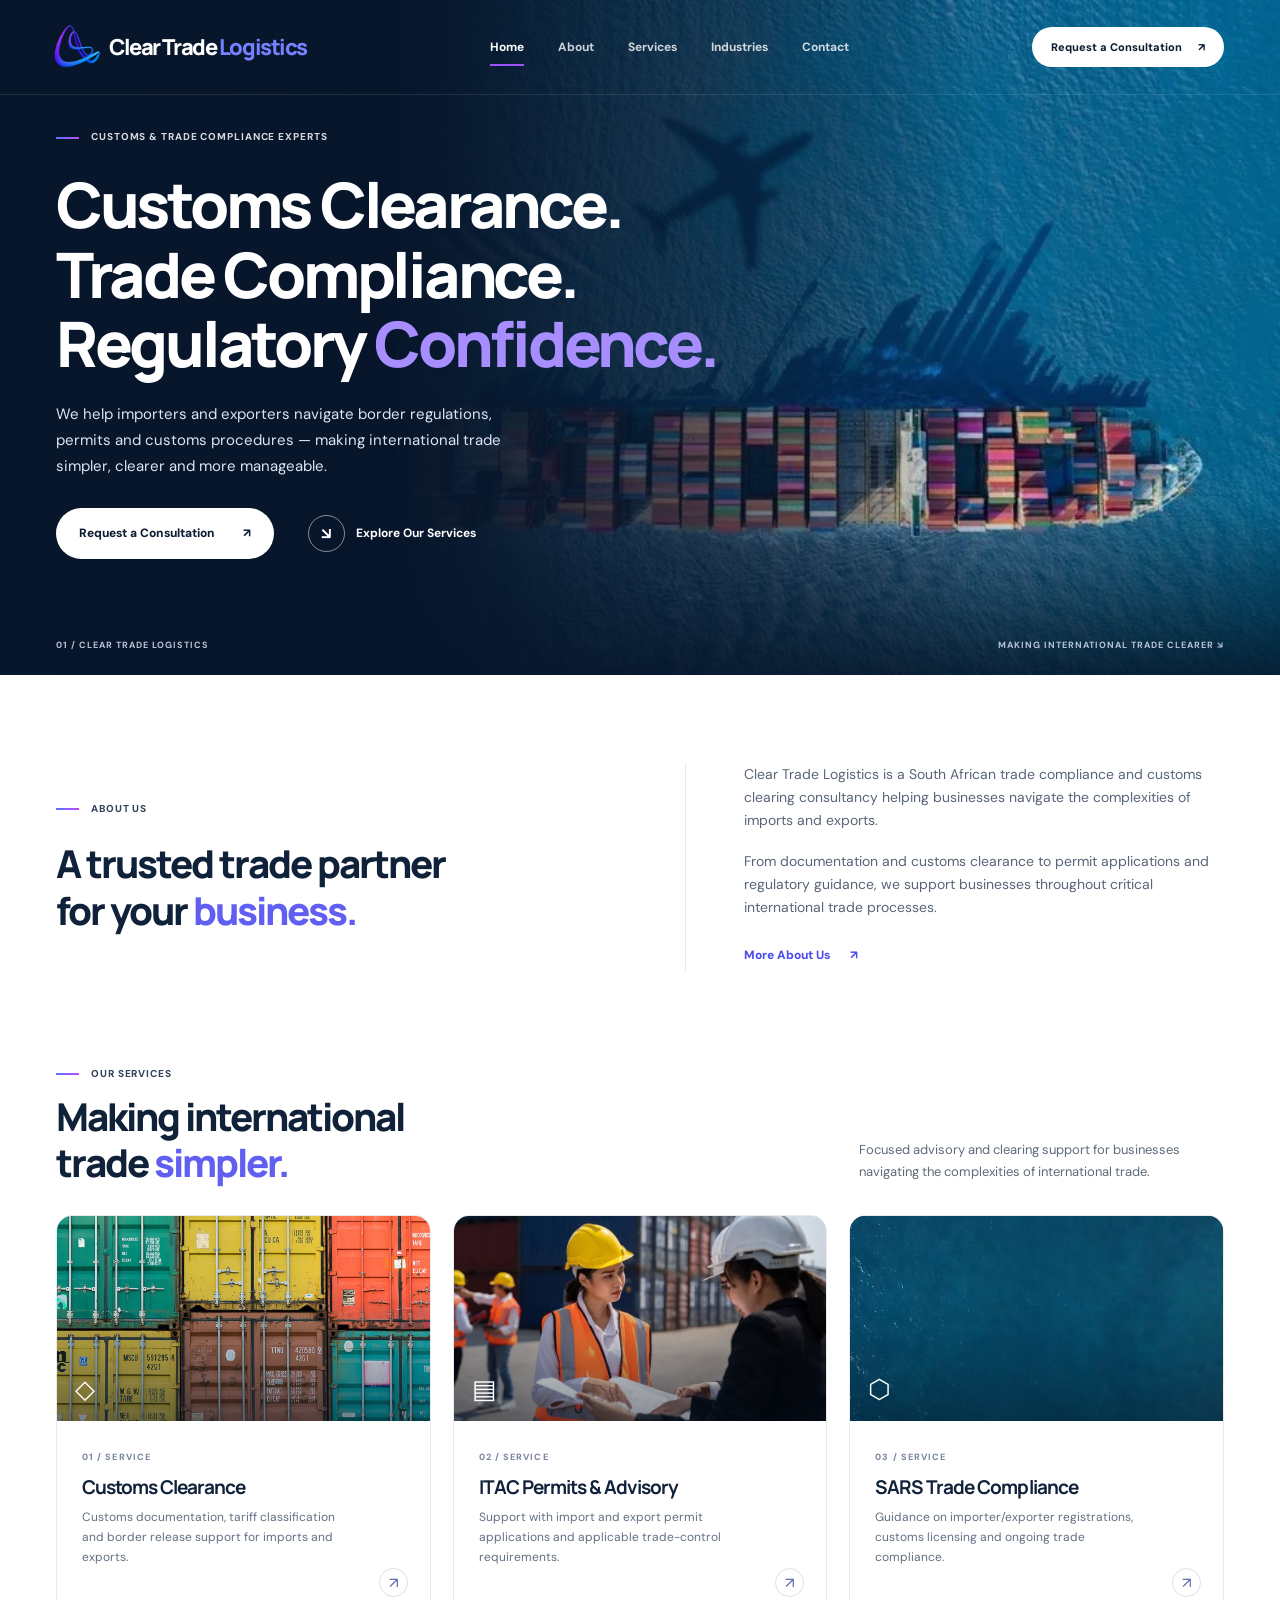
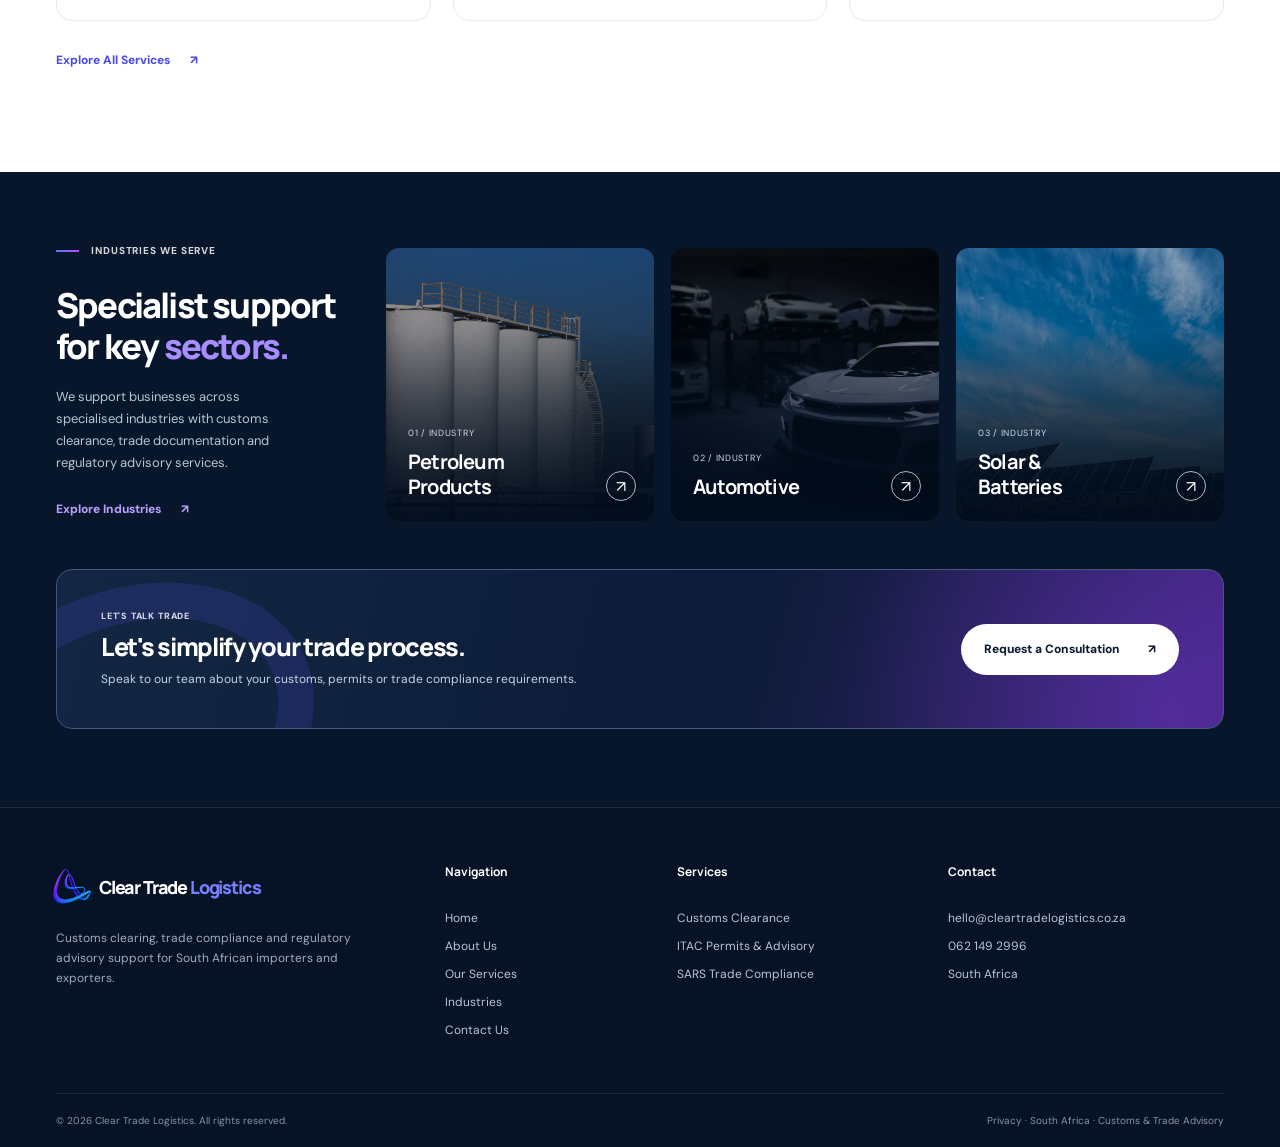
<file: index.html>
<!DOCTYPE html>
<html lang="en-ZA">
<head>
  <meta charset="UTF-8">
  <meta name="viewport" content="width=device-width, initial-scale=1.0">
  <meta name="theme-color" content="#07162b">
  <title>Clear Trade Logistics | Customs Clearance &amp; Trade Compliance South Africa</title>
  <meta name="description" content="Customs clearance, ITAC permit assistance and SARS trade compliance support for South African importers and exporters.">
  <link rel="canonical" href="https://xolanimgube.github.io/clear-trade-logistics/">
  <meta property="og:type" content="website">
  <meta property="og:site_name" content="Clear Trade Logistics">
  <meta property="og:locale" content="en_ZA">
  <meta property="og:title" content="Clear Trade Logistics | Customs Clearance &amp; Trade Compliance South Africa">
  <meta property="og:description" content="Customs clearance, ITAC permit assistance and SARS trade compliance support for South African importers and exporters.">
  <meta property="og:url" content="https://xolanimgube.github.io/clear-trade-logistics/">
  <meta property="og:image" content="https://xolanimgube.github.io/clear-trade-logistics/assets/hero-ship.jpg">
  <meta name="twitter:card" content="summary_large_image">
  <link rel="icon" type="image/png" href="assets/favicon.png">
  <link rel="apple-touch-icon" href="assets/logo-small.png">
  <link rel="preconnect" href="https://fonts.googleapis.com">
  <link rel="preconnect" href="https://fonts.gstatic.com" crossorigin>
  <link href="https://fonts.googleapis.com/css2?family=DM+Sans:wght@400;500;600;700;800&family=Manrope:wght@600;700;800&display=swap" rel="stylesheet">
  <link rel="preload" as="image" href="assets/hero-ship.webp" type="image/webp">
  <link rel="stylesheet" href="style.css">
  <script>document.documentElement.classList.add('js')</script>
  <script type="application/ld+json">
  {"@context":"https://schema.org","@type":"Organization","name":"Clear Trade Logistics","url":"https://xolanimgube.github.io/clear-trade-logistics/","logo":"https://xolanimgube.github.io/clear-trade-logistics/assets/logo.png","description":"South African customs clearing, trade compliance and regulatory advisory consultancy.","areaServed":{"@type":"Country","name":"South Africa"}}
  </script>
</head>
<body>
  <a class="skip-link" href="#main">Skip to main content</a>

  <header class="site-header">
    <div class="container header-inner">
      <a class="brand" href="index.html" aria-label="Clear Trade Logistics — Home">
        <img src="assets/logo-small.png" alt="" width="52" height="52">
        <span class="brand-name">Clear Trade<span> Logistics</span></span>
      </a>
      <nav class="desktop-nav" aria-label="Main navigation">
        <a href="index.html" aria-current="page">Home</a>
        <a href="about.html">About</a>
        <a href="services.html">Services</a>
        <a href="industries.html">Industries</a>
        <a href="contact.html">Contact</a>
      </nav>
      <a class="button button--light button--small header-cta" href="contact.html#consultation">Request a Consultation <span aria-hidden="true">↗</span></a>
      <details class="mobile-menu">
        <summary aria-label="Menu"><span></span><span></span><span></span></summary>
        <nav aria-label="Mobile navigation">
          <a href="index.html" aria-current="page">Home</a>
          <a href="about.html">About</a>
          <a href="services.html">Services</a>
          <a href="industries.html">Industries</a>
          <a href="contact.html">Contact</a>
          <a href="contact.html#consultation" class="mobile-menu-cta">Request a Consultation ↗</a>
        </nav>
      </details>
    </div>
  </header>

  <main id="main">
    <section class="hero" aria-labelledby="hero-title">
      <div class="hero-photo" role="img" aria-label="Aerial view of a container vessel crossing blue ocean"></div>
      <div class="container hero-content">
        <p class="eyebrow eyebrow--light"><span class="eyebrow-line"></span> CUSTOMS &amp; TRADE COMPLIANCE EXPERTS</p>
        <h1 id="hero-title">Customs Clearance.<br>Trade Compliance.<br>Regulatory <em>Confidence.</em></h1>
        <p class="hero-copy">We help importers and exporters navigate border regulations, permits and customs procedures — making international trade simpler, clearer and more manageable.</p>
        <div class="hero-actions">
          <a class="button button--light" href="contact.html#consultation">Request a Consultation <span aria-hidden="true">↗</span></a>
          <a class="text-link text-link--light" href="#services"><span class="circle-arrow" aria-hidden="true">↘</span> Explore Our Services</a>
        </div>
      </div>
      <div class="container hero-bottom">
        <span>01 / CLEAR TRADE LOGISTICS</span>
        <span>MAKING INTERNATIONAL TRADE CLEARER <span aria-hidden="true">↘</span></span>
      </div>
    </section>

    <section class="intro section section--white" id="about" aria-labelledby="intro-title">
      <div class="container intro-grid">
        <div>
          <p class="eyebrow"><span class="eyebrow-line"></span> ABOUT US</p>
          <h2 id="intro-title">A trusted trade partner<br>for your <span class="heading-accent">business.</span></h2>
        </div>
        <div class="intro-right">
          <p>Clear Trade Logistics is a South African trade compliance and customs clearing consultancy helping businesses navigate the complexities of imports and exports.</p>
          <p>From documentation and customs clearance to permit applications and regulatory guidance, we support businesses throughout critical international trade processes.</p>
          <a class="inline-link" href="about.html">More About Us <span aria-hidden="true">↗</span></a>
        </div>
      </div>
    </section>

    <section class="services section section--white" id="services" aria-labelledby="services-title">
      <div class="container">
        <div class="section-head">
          <div>
            <p class="eyebrow"><span class="eyebrow-line"></span> OUR SERVICES</p>
            <h2 id="services-title">Making international<br>trade <span class="heading-accent">simpler.</span></h2>
          </div>
          <p>Focused advisory and clearing support for businesses navigating the complexities of international trade.</p>
        </div>
        <div class="service-grid reveal">
          <article class="service-card">
            <a class="service-image service-image--customs" href="services.html#customs-clearance" tabindex="-1" aria-hidden="true"><img src="assets/containers.webp" alt="" width="1200" height="800" loading="lazy" decoding="async"><span class="service-icon">◇</span></a>
            <div class="service-body"><span class="service-number">01 / SERVICE</span><h3>Customs Clearance</h3><p>Customs documentation, tariff classification and border release support for imports and exports.</p><a class="round-link" href="services.html#customs-clearance" aria-label="Explore Customs Clearance">↗</a></div>
          </article>
          <article class="service-card">
            <a class="service-image" href="services.html#itac-permits" tabindex="-1" aria-hidden="true"><img src="assets/trade-consultation.webp" alt="" width="873" height="582" loading="lazy" decoding="async"><span class="service-icon">▤</span></a>
            <div class="service-body"><span class="service-number">02 / SERVICE</span><h3>ITAC Permits &amp; Advisory</h3><p>Support with import and export permit applications and applicable trade-control requirements.</p><a class="round-link" href="services.html#itac-permits" aria-label="Explore ITAC Permits and Advisory">↗</a></div>
          </article>
          <article class="service-card">
            <a class="service-image service-image--compliance" href="services.html#sars-compliance" tabindex="-1" aria-hidden="true"><img src="assets/vessel.webp" alt="" width="736" height="1046" loading="lazy" decoding="async"><span class="service-icon">⬡</span></a>
            <div class="service-body"><span class="service-number">03 / SERVICE</span><h3>SARS Trade Compliance</h3><p>Guidance on importer/exporter registrations, customs licensing and ongoing trade compliance.</p><a class="round-link" href="services.html#sars-compliance" aria-label="Explore SARS Trade Compliance">↗</a></div>
          </article>
        </div>
        <a class="inline-link all-services" href="services.html">Explore All Services <span aria-hidden="true">↗</span></a>
      </div>
    </section>

    <section class="industries section section--dark" id="industries" aria-labelledby="industries-title">
      <div class="container">
        <div class="industries-grid">
          <div class="industries-intro">
            <p class="eyebrow eyebrow--light"><span class="eyebrow-line"></span> INDUSTRIES WE SERVE</p>
            <h2 id="industries-title">Specialist support<br>for key <em>sectors.</em></h2>
            <p>We support businesses across specialised industries with customs clearance, trade documentation and regulatory advisory services.</p>
            <a href="industries.html" class="inline-link inline-link--light">Explore Industries <span aria-hidden="true">↗</span></a>
          </div>
          <div class="industry-cards reveal">
            <a href="industries.html#petroleum" class="industry-card industry-card--petroleum"><span class="industry-content"><small>01 / INDUSTRY</small><strong>Petroleum<br>Products</strong><span class="industry-arrow" aria-hidden="true">↗</span></span></a>
            <a href="industries.html#automotive" class="industry-card industry-card--automotive"><span class="industry-content"><small>02 / INDUSTRY</small><strong>Automotive</strong><span class="industry-arrow" aria-hidden="true">↗</span></span></a>
            <a href="industries.html#solar-batteries" class="industry-card industry-card--solar"><span class="industry-content"><small>03 / INDUSTRY</small><strong>Solar &amp;<br>Batteries</strong><span class="industry-arrow" aria-hidden="true">↗</span></span></a>
          </div>
        </div>
        <div class="consultation-banner reveal">
          <span class="banner-decoration" aria-hidden="true"></span>
          <div class="banner-copy"><p class="eyebrow eyebrow--light">LET'S TALK TRADE</p><h2>Let's simplify your trade process.</h2><p>Speak to our team about your customs, permits or trade compliance requirements.</p></div>
          <a class="button button--light" href="contact.html#consultation">Request a Consultation <span aria-hidden="true">↗</span></a>
        </div>
      </div>
    </section>
  </main>

  <footer class="site-footer">
    <div class="container footer-main">
      <div>
        <a class="brand footer-brand" href="index.html" aria-label="Clear Trade Logistics — Home"><img src="assets/logo-small.png" alt="" width="48" height="48" loading="lazy"><span class="brand-name">Clear Trade<span> Logistics</span></span></a>
        <p>Customs clearing, trade compliance and regulatory advisory support for South African importers and exporters.</p>
      </div>
      <div>
        <h3>Navigation</h3>
        <a href="index.html">Home</a>
        <a href="about.html">About Us</a>
        <a href="services.html">Our Services</a>
        <a href="industries.html">Industries</a>
        <a href="contact.html">Contact Us</a>
      </div>
      <div>
        <h3>Services</h3>
        <a href="services.html#customs-clearance">Customs Clearance</a>
        <a href="services.html#itac-permits">ITAC Permits &amp; Advisory</a>
        <a href="services.html#sars-compliance">SARS Trade Compliance</a>
      </div>
      <div>
        <h3>Contact</h3>
        <!-- TODO (pre-launch): confirm email and phone number with the client -->
        <a href="mailto:hello@cleartradelogistics.co.za">hello@cleartradelogistics.co.za</a>
        <a href="tel:+27621492996">062 149 2996</a>
        <span class="footer-text">South Africa</span>
      </div>
    </div>
    <div class="container footer-bottom">
      <span>© <span data-year>2026</span> Clear Trade Logistics. All rights reserved.</span>
      <span><a href="contact.html#privacy">Privacy</a> · South Africa · Customs &amp; Trade Advisory</span>
    </div>
  </footer>
  <script src="script.js" defer></script>
</body>
</html>
</file>
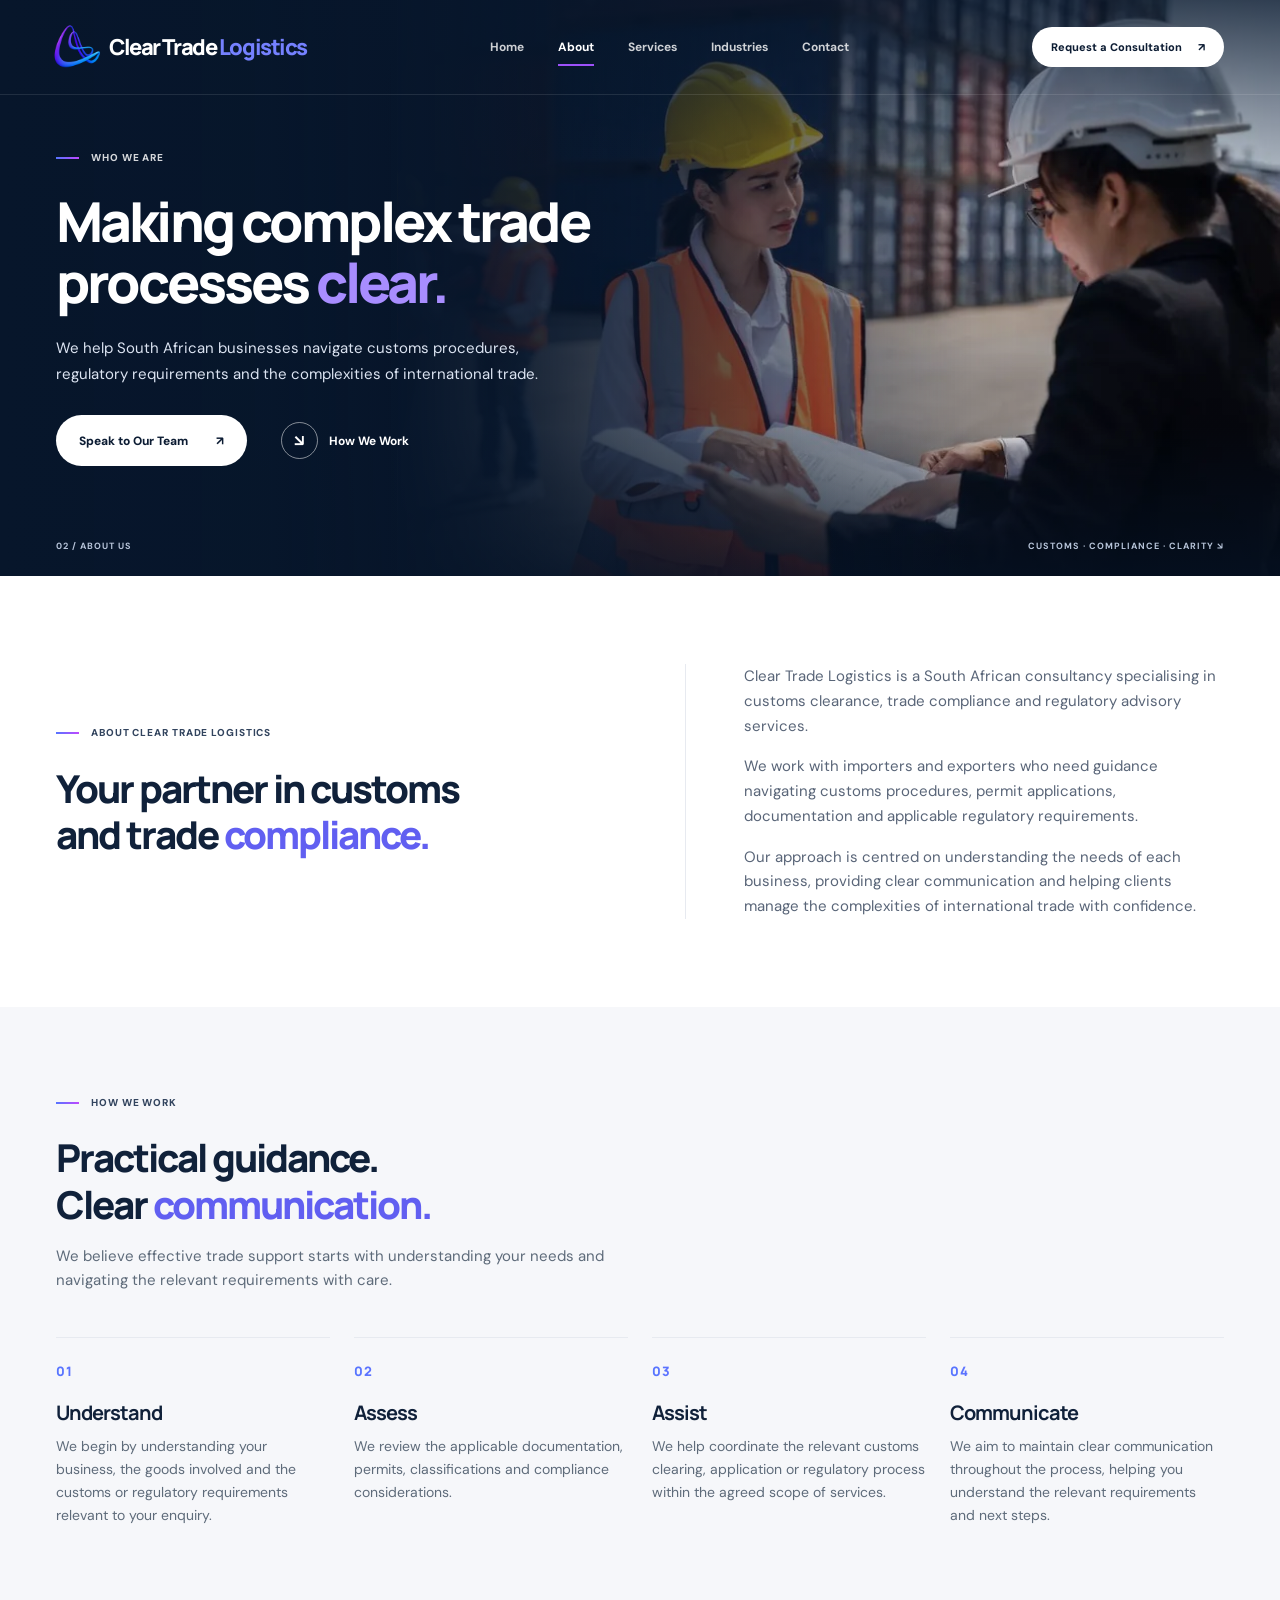
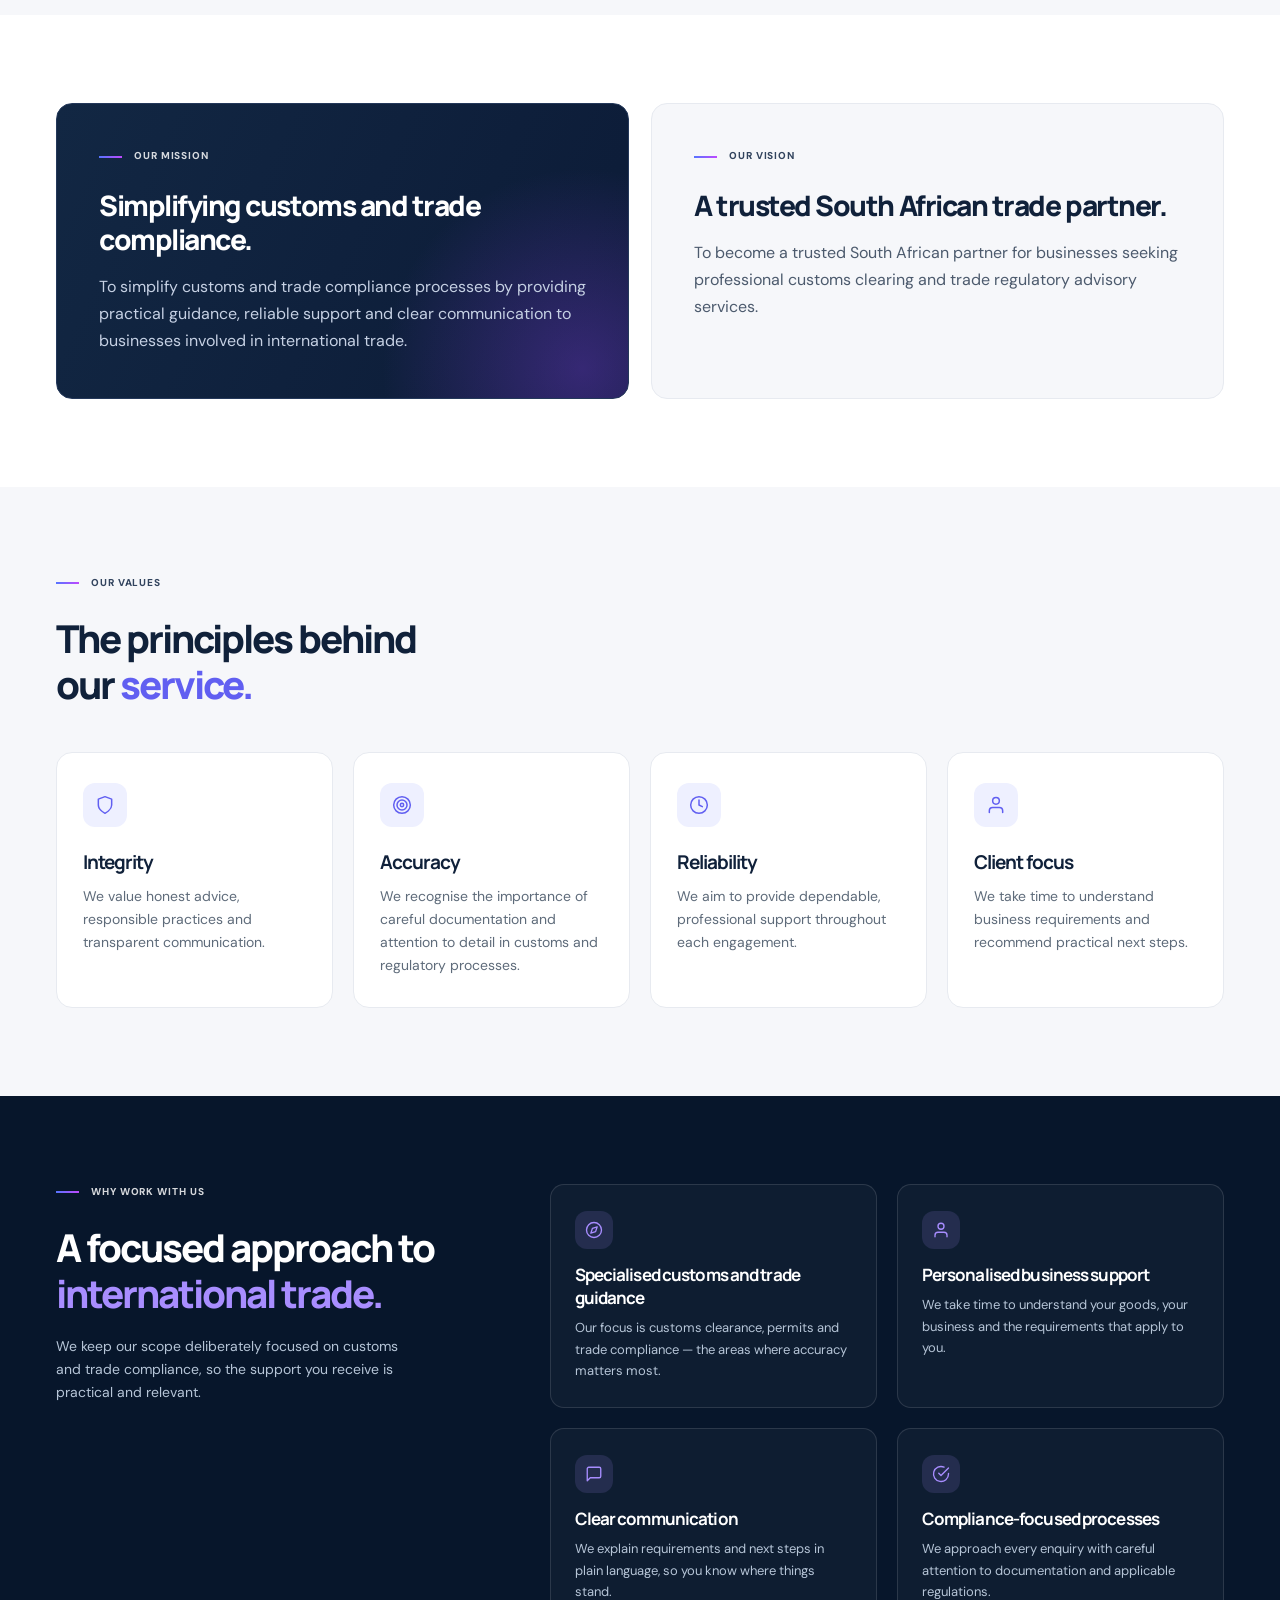
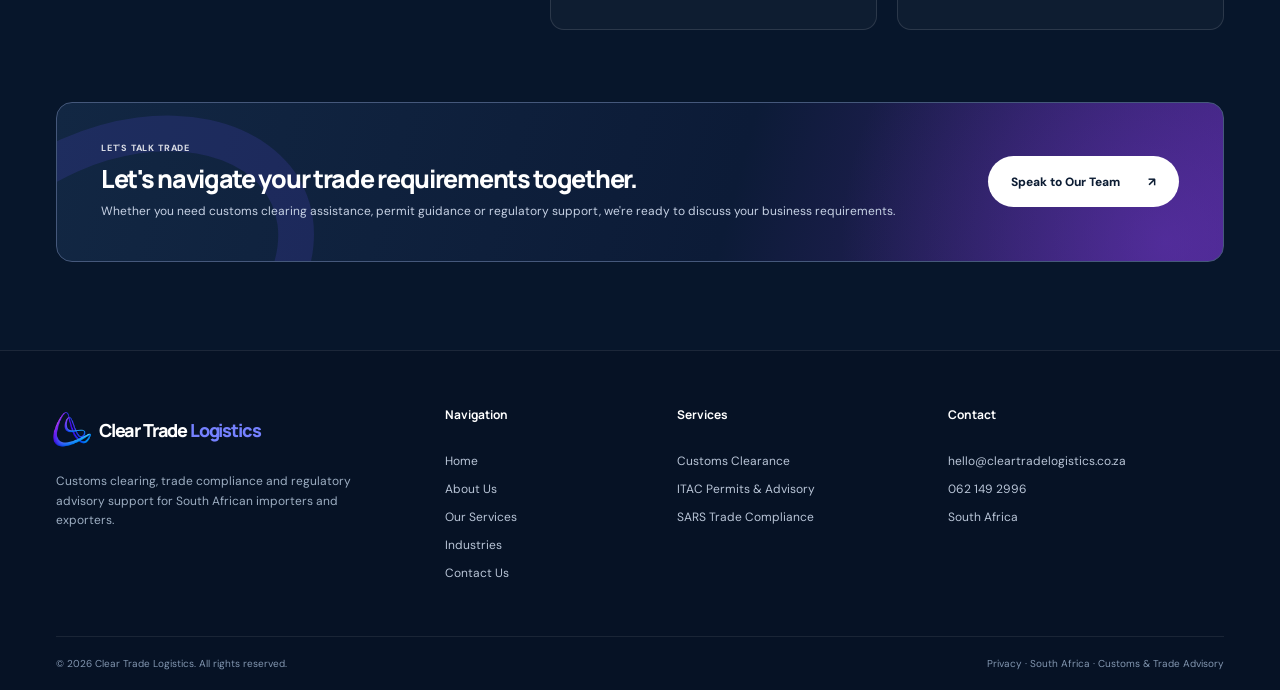
<file: about.html>
<!DOCTYPE html>
<html lang="en-ZA">
<head>
  <meta charset="UTF-8">
  <meta name="viewport" content="width=device-width, initial-scale=1.0">
  <meta name="theme-color" content="#07162b">
  <title>About Us | Clear Trade Logistics</title>
  <meta name="description" content="Learn about Clear Trade Logistics, a South African customs clearing and trade compliance consultancy supporting importers and exporters.">
  <link rel="canonical" href="https://xolanimgube.github.io/clear-trade-logistics/about.html">
  <meta property="og:type" content="website">
  <meta property="og:site_name" content="Clear Trade Logistics">
  <meta property="og:locale" content="en_ZA">
  <meta property="og:title" content="About Us | Clear Trade Logistics">
  <meta property="og:description" content="Learn about Clear Trade Logistics, a South African customs clearing and trade compliance consultancy supporting importers and exporters.">
  <meta property="og:url" content="https://xolanimgube.github.io/clear-trade-logistics/about.html">
  <meta property="og:image" content="https://xolanimgube.github.io/clear-trade-logistics/assets/hero-ship.jpg">
  <meta name="twitter:card" content="summary_large_image">
  <link rel="icon" type="image/png" href="assets/favicon.png">
  <link rel="apple-touch-icon" href="assets/logo-small.png">
  <link rel="preconnect" href="https://fonts.googleapis.com">
  <link rel="preconnect" href="https://fonts.gstatic.com" crossorigin>
  <link href="https://fonts.googleapis.com/css2?family=DM+Sans:wght@400;500;600;700;800&family=Manrope:wght@600;700;800&display=swap" rel="stylesheet">
  <link rel="preload" as="image" href="assets/trade-consultation.webp" type="image/webp">
  <link rel="stylesheet" href="style.css">
  <script>document.documentElement.classList.add('js')</script>
</head>
<body>
  <a class="skip-link" href="#main">Skip to main content</a>

  <header class="site-header">
    <div class="container header-inner">
      <a class="brand" href="index.html" aria-label="Clear Trade Logistics — Home">
        <img src="assets/logo-small.png" alt="" width="52" height="52">
        <span class="brand-name">Clear Trade<span> Logistics</span></span>
      </a>
      <nav class="desktop-nav" aria-label="Main navigation">
        <a href="index.html">Home</a>
        <a href="about.html" aria-current="page">About</a>
        <a href="services.html">Services</a>
        <a href="industries.html">Industries</a>
        <a href="contact.html">Contact</a>
      </nav>
      <a class="button button--light button--small header-cta" href="contact.html#consultation">Request a Consultation <span aria-hidden="true">↗</span></a>
      <details class="mobile-menu">
        <summary aria-label="Menu"><span></span><span></span><span></span></summary>
        <nav aria-label="Mobile navigation">
          <a href="index.html">Home</a>
          <a href="about.html" aria-current="page">About</a>
          <a href="services.html">Services</a>
          <a href="industries.html">Industries</a>
          <a href="contact.html">Contact</a>
          <a href="contact.html#consultation" class="mobile-menu-cta">Request a Consultation ↗</a>
        </nav>
      </details>
    </div>
  </header>

  <main id="main">
    <section class="hero page-hero" aria-labelledby="page-title">
      <div class="hero-photo hero-photo--about" role="img" aria-label="Trade professionals reviewing documentation at a container port"></div>
      <div class="container hero-content">
        <p class="eyebrow eyebrow--light"><span class="eyebrow-line"></span> WHO WE ARE</p>
        <h1 id="page-title">Making complex trade<br>processes <em>clear.</em></h1>
        <p class="hero-copy">We help South African businesses navigate customs procedures, regulatory requirements and the complexities of international trade.</p>
        <div class="hero-actions">
          <a class="button button--light" href="contact.html#consultation">Speak to Our Team <span aria-hidden="true">↗</span></a>
          <a class="text-link text-link--light" href="#approach"><span class="circle-arrow" aria-hidden="true">↘</span> How We Work</a>
        </div>
      </div>
      <div class="container hero-bottom">
        <span>02 / ABOUT US</span>
        <span>CUSTOMS · COMPLIANCE · CLARITY <span aria-hidden="true">↘</span></span>
      </div>
    </section>

    <section class="section section--white" aria-labelledby="company-title">
      <div class="container intro-grid">
        <div>
          <p class="eyebrow"><span class="eyebrow-line"></span> ABOUT CLEAR TRADE LOGISTICS</p>
          <h2 id="company-title">Your partner in customs<br>and trade <span class="heading-accent">compliance.</span></h2>
        </div>
        <div class="intro-right lead-copy">
          <p>Clear Trade Logistics is a South African consultancy specialising in customs clearance, trade compliance and regulatory advisory services.</p>
          <p>We work with importers and exporters who need guidance navigating customs procedures, permit applications, documentation and applicable regulatory requirements.</p>
          <p>Our approach is centred on understanding the needs of each business, providing clear communication and helping clients manage the complexities of international trade with confidence.</p>
        </div>
      </div>
    </section>

    <section class="section section--soft" id="approach" aria-labelledby="approach-title">
      <div class="container">
        <div class="section-head--stack reveal">
          <p class="eyebrow"><span class="eyebrow-line"></span> HOW WE WORK</p>
          <h2 id="approach-title">Practical guidance.<br>Clear <span class="heading-accent">communication.</span></h2>
          <p>We believe effective trade support starts with understanding your needs and navigating the relevant requirements with care.</p>
        </div>
        <ol class="steps reveal">
          <li class="step"><span class="step-number">01</span><h3>Understand</h3><p>We begin by understanding your business, the goods involved and the customs or regulatory requirements relevant to your enquiry.</p></li>
          <li class="step"><span class="step-number">02</span><h3>Assess</h3><p>We review the applicable documentation, permits, classifications and compliance considerations.</p></li>
          <li class="step"><span class="step-number">03</span><h3>Assist</h3><p>We help coordinate the relevant customs clearing, application or regulatory process within the agreed scope of services.</p></li>
          <li class="step"><span class="step-number">04</span><h3>Communicate</h3><p>We aim to maintain clear communication throughout the process, helping you understand the relevant requirements and next steps.</p></li>
        </ol>
      </div>
    </section>

    <!-- PROPOSED mission & vision statements — require client approval before launch -->
    <section class="section section--white" aria-label="Mission and vision">
      <div class="container mv-grid reveal">
        <article class="mv-card mv-card--dark">
          <p class="eyebrow eyebrow--light"><span class="eyebrow-line"></span> OUR MISSION</p>
          <h2>Simplifying customs and trade compliance.</h2>
          <p>To simplify customs and trade compliance processes by providing practical guidance, reliable support and clear communication to businesses involved in international trade.</p>
        </article>
        <article class="mv-card">
          <p class="eyebrow"><span class="eyebrow-line"></span> OUR VISION</p>
          <h2>A trusted South African trade partner.</h2>
          <p>To become a trusted South African partner for businesses seeking professional customs clearing and trade regulatory advisory services.</p>
        </article>
      </div>
    </section>

    <!-- PROPOSED brand values — require client approval before launch -->
    <section class="section section--soft" aria-labelledby="values-title">
      <div class="container">
        <div class="section-head--stack reveal">
          <p class="eyebrow"><span class="eyebrow-line"></span> OUR VALUES</p>
          <h2 id="values-title">The principles behind<br>our <span class="heading-accent">service.</span></h2>
        </div>
        <div class="card-grid reveal">
          <article class="info-card"><span class="card-icon"><svg viewBox="0 0 24 24" width="20" height="20" fill="none" stroke="currentColor" stroke-width="1.8" stroke-linecap="round" stroke-linejoin="round" aria-hidden="true" focusable="false"><path d="M12 22s8-4 8-10V5l-8-3-8 3v7c0 6 8 10 8 10z"/></svg></span><h3>Integrity</h3><p>We value honest advice, responsible practices and transparent communication.</p></article>
          <article class="info-card"><span class="card-icon"><svg viewBox="0 0 24 24" width="20" height="20" fill="none" stroke="currentColor" stroke-width="1.8" stroke-linecap="round" stroke-linejoin="round" aria-hidden="true" focusable="false"><circle cx="12" cy="12" r="10"/><circle cx="12" cy="12" r="6"/><circle cx="12" cy="12" r="2"/></svg></span><h3>Accuracy</h3><p>We recognise the importance of careful documentation and attention to detail in customs and regulatory processes.</p></article>
          <article class="info-card"><span class="card-icon"><svg viewBox="0 0 24 24" width="20" height="20" fill="none" stroke="currentColor" stroke-width="1.8" stroke-linecap="round" stroke-linejoin="round" aria-hidden="true" focusable="false"><circle cx="12" cy="12" r="10"/><polyline points="12 6 12 12 16 14"/></svg></span><h3>Reliability</h3><p>We aim to provide dependable, professional support throughout each engagement.</p></article>
          <article class="info-card"><span class="card-icon"><svg viewBox="0 0 24 24" width="20" height="20" fill="none" stroke="currentColor" stroke-width="1.8" stroke-linecap="round" stroke-linejoin="round" aria-hidden="true" focusable="false"><path d="M20 21v-2a4 4 0 0 0-4-4H8a4 4 0 0 0-4 4v2"/><circle cx="12" cy="7" r="4"/></svg></span><h3>Client focus</h3><p>We take time to understand business requirements and recommend practical next steps.</p></article>
        </div>
      </div>
    </section>

    <section class="section section--dark" aria-labelledby="why-title">
      <div class="container">
        <div class="benefits-grid">
          <div>
            <p class="eyebrow eyebrow--light"><span class="eyebrow-line"></span> WHY WORK WITH US</p>
            <h2 id="why-title">A focused approach to <em>international trade.</em></h2>
            <p class="intro-text">We keep our scope deliberately focused on customs and trade compliance, so the support you receive is practical and relevant.</p>
          </div>
          <ul class="benefit-list reveal">
            <li><span class="card-icon"><svg viewBox="0 0 24 24" width="18" height="18" fill="none" stroke="currentColor" stroke-width="1.8" stroke-linecap="round" stroke-linejoin="round" aria-hidden="true" focusable="false"><circle cx="12" cy="12" r="10"/><polygon points="16.24 7.76 14.12 14.12 7.76 16.24 9.88 9.88 16.24 7.76"/></svg></span><h3>Specialised customs and trade guidance</h3><p>Our focus is customs clearance, permits and trade compliance — the areas where accuracy matters most.</p></li>
            <li><span class="card-icon"><svg viewBox="0 0 24 24" width="18" height="18" fill="none" stroke="currentColor" stroke-width="1.8" stroke-linecap="round" stroke-linejoin="round" aria-hidden="true" focusable="false"><path d="M20 21v-2a4 4 0 0 0-4-4H8a4 4 0 0 0-4 4v2"/><circle cx="12" cy="7" r="4"/></svg></span><h3>Personalised business support</h3><p>We take time to understand your goods, your business and the requirements that apply to you.</p></li>
            <li><span class="card-icon"><svg viewBox="0 0 24 24" width="18" height="18" fill="none" stroke="currentColor" stroke-width="1.8" stroke-linecap="round" stroke-linejoin="round" aria-hidden="true" focusable="false"><path d="M21 15a2 2 0 0 1-2 2H7l-4 4V5a2 2 0 0 1 2-2h14a2 2 0 0 1 2 2z"/></svg></span><h3>Clear communication</h3><p>We explain requirements and next steps in plain language, so you know where things stand.</p></li>
            <li><span class="card-icon"><svg viewBox="0 0 24 24" width="18" height="18" fill="none" stroke="currentColor" stroke-width="1.8" stroke-linecap="round" stroke-linejoin="round" aria-hidden="true" focusable="false"><path d="M22 11.08V12a10 10 0 1 1-5.93-9.14"/><polyline points="22 4 12 14.01 9 11.01"/></svg></span><h3>Compliance-focused processes</h3><p>We approach every enquiry with careful attention to documentation and applicable regulations.</p></li>
          </ul>
        </div>
        <div class="consultation-banner reveal">
          <span class="banner-decoration" aria-hidden="true"></span>
          <div class="banner-copy"><p class="eyebrow eyebrow--light">LET'S TALK TRADE</p><h2>Let's navigate your trade requirements together.</h2><p>Whether you need customs clearing assistance, permit guidance or regulatory support, we're ready to discuss your business requirements.</p></div>
          <a class="button button--light" href="contact.html#consultation">Speak to Our Team <span aria-hidden="true">↗</span></a>
        </div>
      </div>
    </section>
  </main>

  <footer class="site-footer">
    <div class="container footer-main">
      <div>
        <a class="brand footer-brand" href="index.html" aria-label="Clear Trade Logistics — Home"><img src="assets/logo-small.png" alt="" width="48" height="48" loading="lazy"><span class="brand-name">Clear Trade<span> Logistics</span></span></a>
        <p>Customs clearing, trade compliance and regulatory advisory support for South African importers and exporters.</p>
      </div>
      <div>
        <h3>Navigation</h3>
        <a href="index.html">Home</a>
        <a href="about.html">About Us</a>
        <a href="services.html">Our Services</a>
        <a href="industries.html">Industries</a>
        <a href="contact.html">Contact Us</a>
      </div>
      <div>
        <h3>Services</h3>
        <a href="services.html#customs-clearance">Customs Clearance</a>
        <a href="services.html#itac-permits">ITAC Permits &amp; Advisory</a>
        <a href="services.html#sars-compliance">SARS Trade Compliance</a>
      </div>
      <div>
        <h3>Contact</h3>
        <!-- TODO (pre-launch): confirm email and phone number with the client -->
        <a href="mailto:hello@cleartradelogistics.co.za">hello@cleartradelogistics.co.za</a>
        <a href="tel:+27621492996">062 149 2996</a>
        <span class="footer-text">South Africa</span>
      </div>
    </div>
    <div class="container footer-bottom">
      <span>© <span data-year>2026</span> Clear Trade Logistics. All rights reserved.</span>
      <span><a href="contact.html#privacy">Privacy</a> · South Africa · Customs &amp; Trade Advisory</span>
    </div>
  </footer>
  <script src="script.js" defer></script>
</body>
</html>
</file>
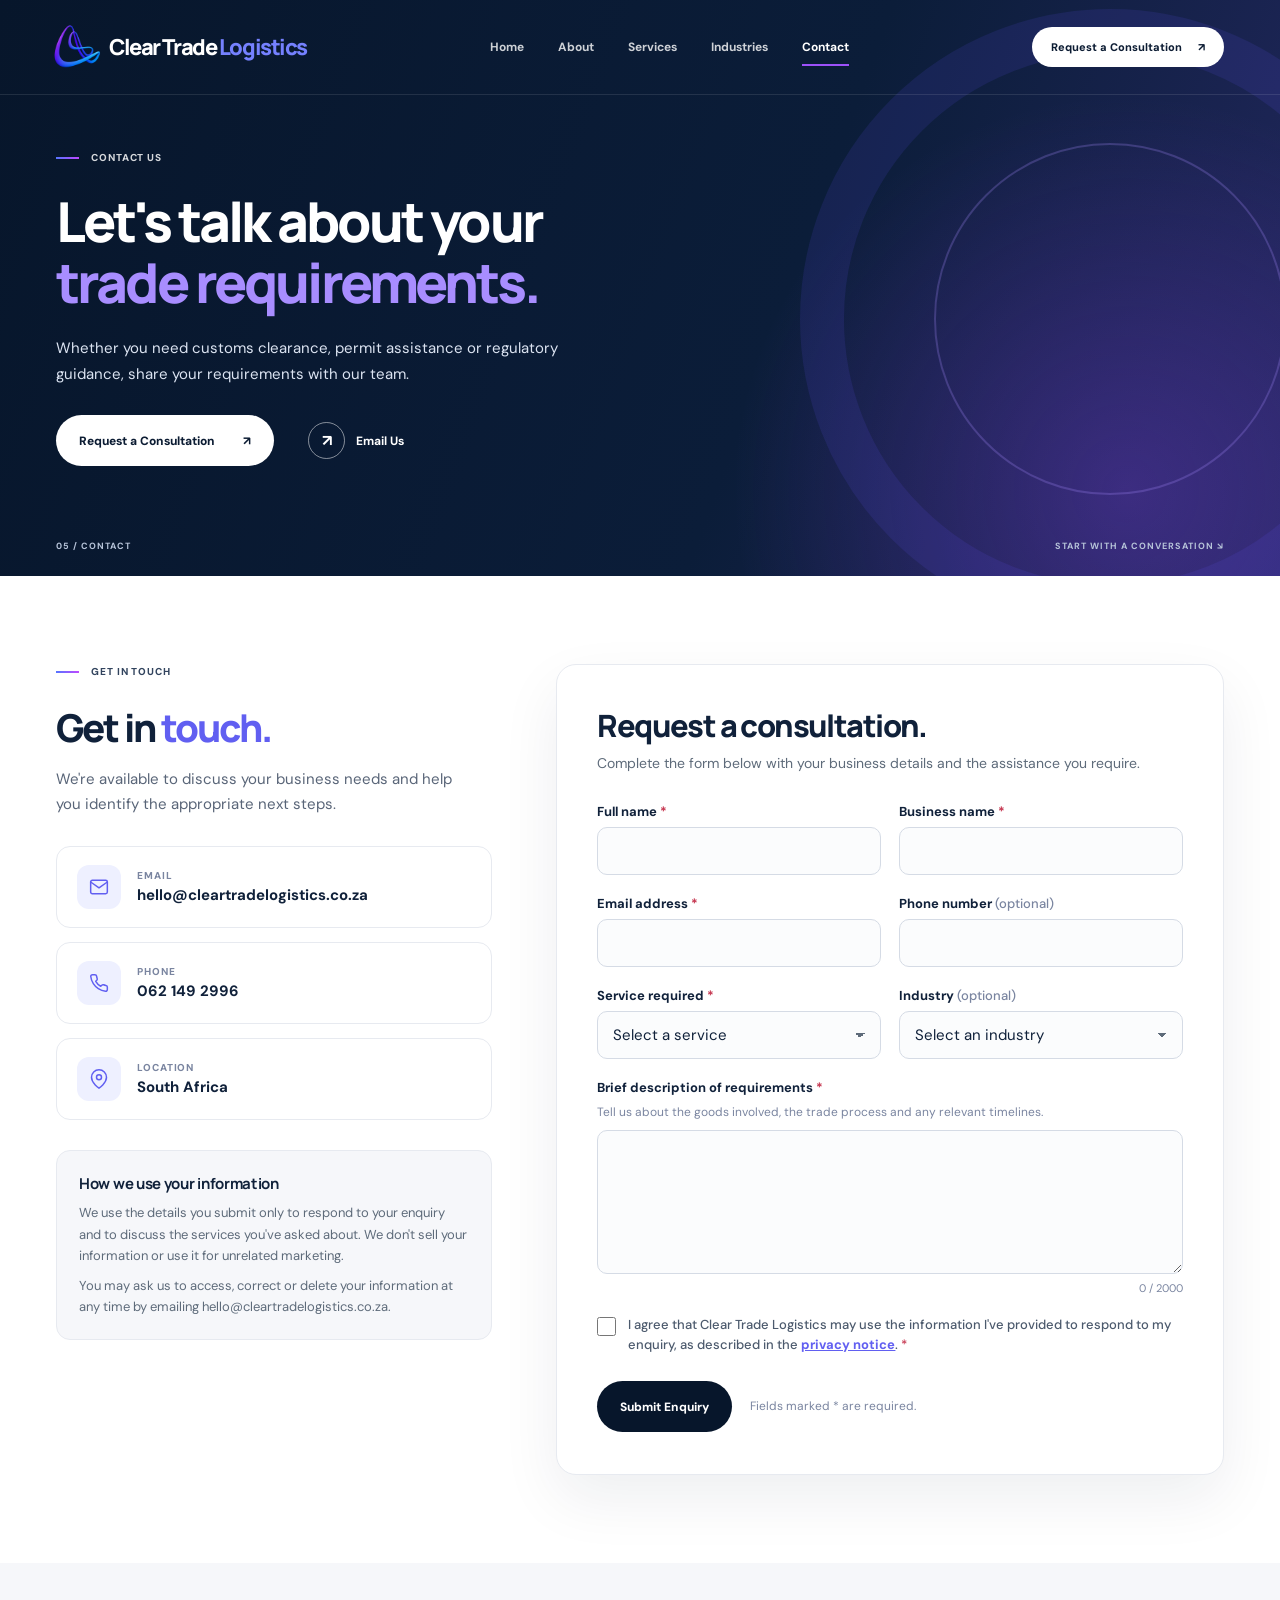
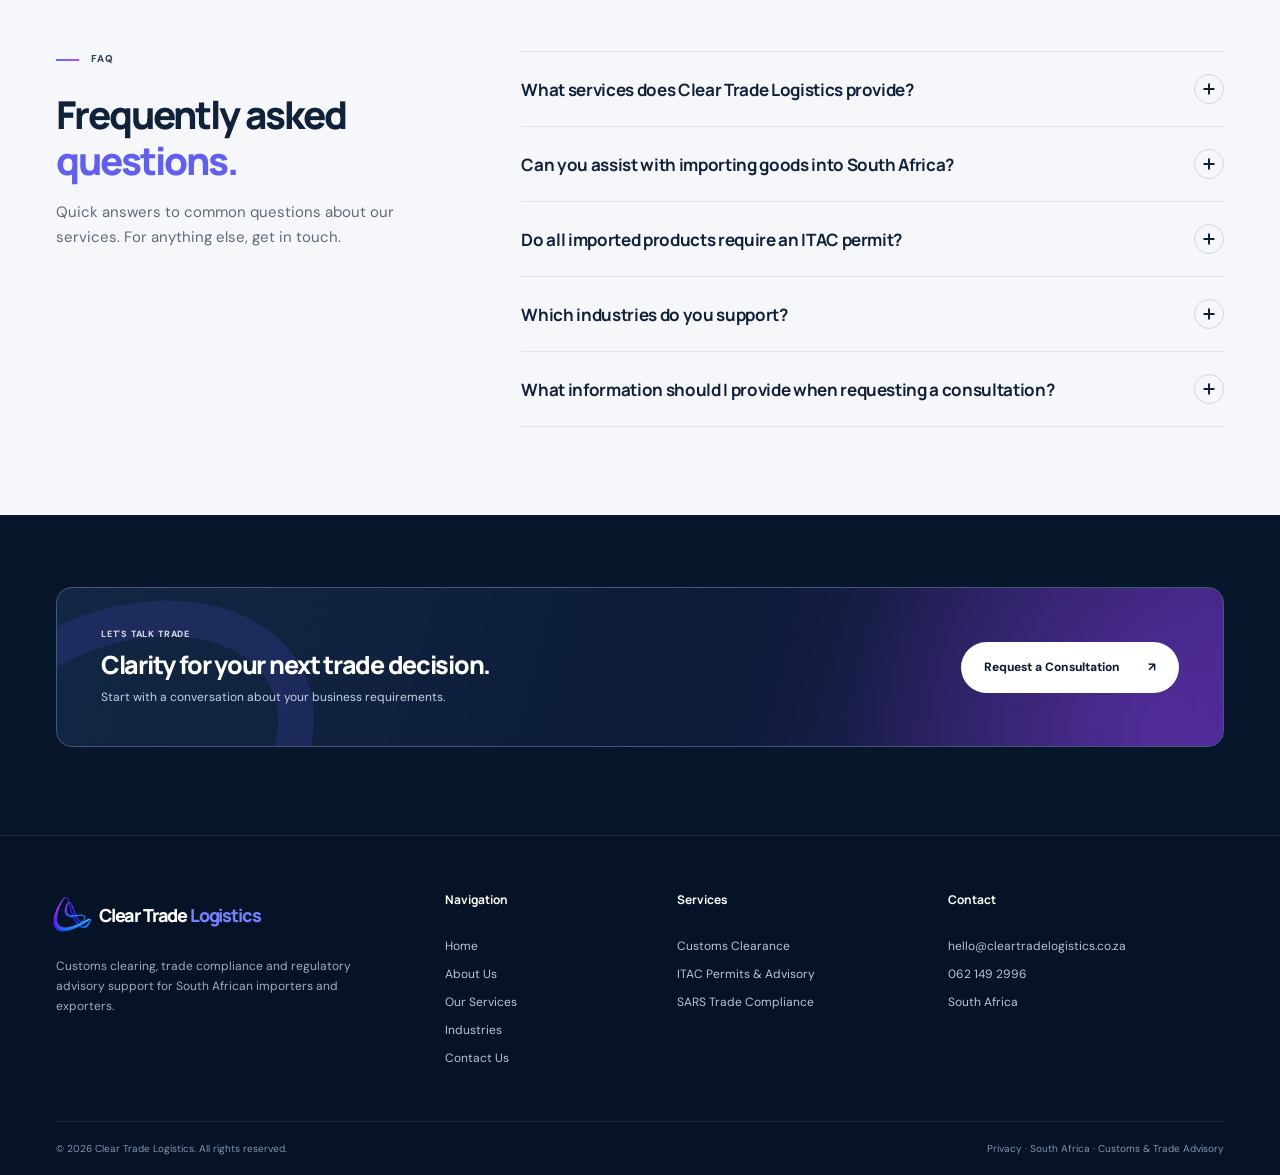
<file: contact.html>
<!DOCTYPE html>
<html lang="en-ZA">
<head>
  <meta charset="UTF-8">
  <meta name="viewport" content="width=device-width, initial-scale=1.0">
  <meta name="theme-color" content="#07162b">
  <title>Contact &amp; Consultation | Clear Trade Logistics</title>
  <meta name="description" content="Contact Clear Trade Logistics to discuss customs clearance, import/export permits and trade compliance requirements in South Africa.">
  <link rel="canonical" href="https://xolanimgube.github.io/clear-trade-logistics/contact.html">
  <meta property="og:type" content="website">
  <meta property="og:site_name" content="Clear Trade Logistics">
  <meta property="og:locale" content="en_ZA">
  <meta property="og:title" content="Contact &amp; Consultation | Clear Trade Logistics">
  <meta property="og:description" content="Contact Clear Trade Logistics to discuss customs clearance, import/export permits and trade compliance requirements in South Africa.">
  <meta property="og:url" content="https://xolanimgube.github.io/clear-trade-logistics/contact.html">
  <meta property="og:image" content="https://xolanimgube.github.io/clear-trade-logistics/assets/hero-ship.jpg">
  <meta name="twitter:card" content="summary_large_image">
  <link rel="icon" type="image/png" href="assets/favicon.png">
  <link rel="apple-touch-icon" href="assets/logo-small.png">
  <link rel="preconnect" href="https://fonts.googleapis.com">
  <link rel="preconnect" href="https://fonts.gstatic.com" crossorigin>
  <link href="https://fonts.googleapis.com/css2?family=DM+Sans:wght@400;500;600;700;800&family=Manrope:wght@600;700;800&display=swap" rel="stylesheet">
  <link rel="stylesheet" href="style.css">
  <script>document.documentElement.classList.add('js')</script>
</head>
<body>
  <a class="skip-link" href="#main">Skip to main content</a>

  <header class="site-header">
    <div class="container header-inner">
      <a class="brand" href="index.html" aria-label="Clear Trade Logistics — Home">
        <img src="assets/logo-small.png" alt="" width="52" height="52">
        <span class="brand-name">Clear Trade<span> Logistics</span></span>
      </a>
      <nav class="desktop-nav" aria-label="Main navigation">
        <a href="index.html">Home</a>
        <a href="about.html">About</a>
        <a href="services.html">Services</a>
        <a href="industries.html">Industries</a>
        <a href="contact.html" aria-current="page">Contact</a>
      </nav>
      <a class="button button--light button--small header-cta" href="contact.html#consultation">Request a Consultation <span aria-hidden="true">↗</span></a>
      <details class="mobile-menu">
        <summary aria-label="Menu"><span></span><span></span><span></span></summary>
        <nav aria-label="Mobile navigation">
          <a href="index.html">Home</a>
          <a href="about.html">About</a>
          <a href="services.html">Services</a>
          <a href="industries.html">Industries</a>
          <a href="contact.html" aria-current="page">Contact</a>
          <a href="contact.html#consultation" class="mobile-menu-cta">Request a Consultation ↗</a>
        </nav>
      </details>
    </div>
  </header>

  <main id="main">
    <section class="hero page-hero page-hero--plain" aria-labelledby="page-title">
      <span class="hero-rings" aria-hidden="true"></span>
      <div class="container hero-content">
        <p class="eyebrow eyebrow--light"><span class="eyebrow-line"></span> CONTACT US</p>
        <h1 id="page-title">Let's talk about your<br><em>trade requirements.</em></h1>
        <p class="hero-copy">Whether you need customs clearance, permit assistance or regulatory guidance, share your requirements with our team.</p>
        <div class="hero-actions">
          <a class="button button--light" href="#consultation">Request a Consultation <span aria-hidden="true">↗</span></a>
          <a class="text-link text-link--light" href="mailto:hello@cleartradelogistics.co.za"><span class="circle-arrow" aria-hidden="true">↗</span> Email Us</a>
        </div>
      </div>
      <div class="container hero-bottom">
        <span>05 / CONTACT</span>
        <span>START WITH A CONVERSATION <span aria-hidden="true">↘</span></span>
      </div>
    </section>

    <section class="section section--white" aria-labelledby="contact-title">
      <div class="container contact-grid">
        <div class="contact-intro">
          <p class="eyebrow"><span class="eyebrow-line"></span> GET IN TOUCH</p>
          <h2 id="contact-title">Get in <span class="heading-accent">touch.</span></h2>
          <p>We're available to discuss your business needs and help you identify the appropriate next steps.</p>
          <!-- TODO (pre-launch): confirm email and phone number with the client -->
          <ul class="contact-list">
            <li><a class="contact-item" href="mailto:hello@cleartradelogistics.co.za"><span class="card-icon"><svg viewBox="0 0 24 24" width="20" height="20" fill="none" stroke="currentColor" stroke-width="1.8" stroke-linecap="round" stroke-linejoin="round" aria-hidden="true" focusable="false"><path d="M4 4h16c1.1 0 2 .9 2 2v12c0 1.1-.9 2-2 2H4c-1.1 0-2-.9-2-2V6c0-1.1.9-2 2-2z"/><polyline points="22,6 12,13 2,6"/></svg></span><span><small>Email</small><strong>hello@cleartradelogistics.co.za</strong></span></a></li>
            <li><a class="contact-item" href="tel:+27621492996"><span class="card-icon"><svg viewBox="0 0 24 24" width="20" height="20" fill="none" stroke="currentColor" stroke-width="1.8" stroke-linecap="round" stroke-linejoin="round" aria-hidden="true" focusable="false"><path d="M22 16.92v3a2 2 0 0 1-2.18 2 19.79 19.79 0 0 1-8.63-3.07 19.5 19.5 0 0 1-6-6 19.79 19.79 0 0 1-3.07-8.67A2 2 0 0 1 4.11 2h3a2 2 0 0 1 2 1.72 12.84 12.84 0 0 0 .7 2.81 2 2 0 0 1-.45 2.11L8.09 9.91a16 16 0 0 0 6 6l1.27-1.27a2 2 0 0 1 2.11-.45 12.84 12.84 0 0 0 2.81.7A2 2 0 0 1 22 16.92z"/></svg></span><span><small>Phone</small><strong>062 149 2996</strong></span></a></li>
            <li><div class="contact-item"><span class="card-icon"><svg viewBox="0 0 24 24" width="20" height="20" fill="none" stroke="currentColor" stroke-width="1.8" stroke-linecap="round" stroke-linejoin="round" aria-hidden="true" focusable="false"><path d="M21 10c0 7-9 13-9 13s-9-6-9-13a9 9 0 0 1 18 0z"/><circle cx="12" cy="10" r="3"/></svg></span><span><small>Location</small><strong>South Africa</strong></span></div></li>
          </ul>
          <!-- DRAFT privacy notice — final POPIA wording must be approved by the client before launch -->
          <div class="privacy-note" id="privacy">
            <h3>How we use your information</h3>
            <p>We use the details you submit only to respond to your enquiry and to discuss the services you've asked about. We don't sell your information or use it for unrelated marketing.</p>
            <p>You may ask us to access, correct or delete your information at any time by emailing <a href="mailto:hello@cleartradelogistics.co.za">hello@cleartradelogistics.co.za</a>.</p>
          </div>
        </div>
        <div class="form-card" id="consultation">
          <h2>Request a consultation.</h2>
          <p>Complete the form below with your business details and the assistance you require.</p>
          <form id="consultation-form" class="consultation-form" method="post" novalidate
            data-endpoint="">
          <!-- data-endpoint: add the approved form-service URL here (see README.md). Until then the form shows
               an honest error with the email address instead of a fake success message. -->
          <div class="form-grid">
            <div class="field" id="field-name">
              <label for="name">Full name <span class="req" aria-hidden="true">*</span></label>
              <input id="name" name="name" type="text" autocomplete="name" required minlength="2" maxlength="100" aria-describedby="name-error">
              <p class="field-error" id="name-error"></p>
            </div>
            <div class="field" id="field-business">
              <label for="business">Business name <span class="req" aria-hidden="true">*</span></label>
              <input id="business" name="business" type="text" autocomplete="organization" required minlength="2" maxlength="120" aria-describedby="business-error">
              <p class="field-error" id="business-error"></p>
            </div>
            <div class="field" id="field-email">
              <label for="email">Email address <span class="req" aria-hidden="true">*</span></label>
              <input id="email" name="email" type="email" autocomplete="email" required maxlength="254" aria-describedby="email-error">
              <p class="field-error" id="email-error"></p>
            </div>
            <div class="field" id="field-phone">
              <label for="phone">Phone number <span class="optional">(optional)</span></label>
              <input id="phone" name="phone" type="tel" autocomplete="tel" maxlength="20" aria-describedby="phone-error">
              <p class="field-error" id="phone-error"></p>
            </div>
            <div class="field" id="field-service">
              <label for="service">Service required <span class="req" aria-hidden="true">*</span></label>
              <select id="service" name="service" required aria-describedby="service-error">
                <option value="">Select a service</option>
                <option value="Customs Clearance" data-key="customs">Customs Clearance</option>
                <option value="ITAC Permits &amp; Advisory" data-key="itac">ITAC Permits &amp; Advisory</option>
                <option value="SARS Trade Compliance" data-key="sars">SARS Trade Compliance</option>
                <option value="General Enquiry" data-key="general">General Enquiry</option>
              </select>
              <p class="field-error" id="service-error"></p>
            </div>
            <div class="field" id="field-industry">
              <label for="industry">Industry <span class="optional">(optional)</span></label>
              <select id="industry" name="industry" aria-describedby="industry-error">
                <option value="">Select an industry</option>
                <option value="Petroleum Products" data-key="petroleum">Petroleum Products</option>
                <option value="Automotive" data-key="automotive">Automotive</option>
                <option value="Solar &amp; Batteries" data-key="solar">Solar &amp; Batteries</option>
                <option value="Other / Not Applicable" data-key="other">Other / Not Applicable</option>
              </select>
              <p class="field-error" id="industry-error"></p>
            </div>
            <!-- TODO (pre-launch): confirm with client the purpose/format of the DMRE certificate field.
                 Note: the DMRE was restructured in 2024 (petroleum now falls under the DMPR) — confirm the correct name. -->
            <div class="field field--full field--conditional" id="field-dmre" hidden>
              <label for="dmre">DMRE certificate number <span class="optional">(optional)</span></label>
              <p class="field-hint" id="dmre-hint">If your business holds a DMRE certificate relevant to this enquiry, you may include the number. Please don't upload or send documents here.</p>
              <input id="dmre" name="dmre" type="text" maxlength="50" autocomplete="off" aria-describedby="dmre-hint dmre-error">
              <p class="field-error" id="dmre-error"></p>
            </div>
            <div class="field field--full" id="field-message">
              <label for="message">Brief description of requirements <span class="req" aria-hidden="true">*</span></label>
              <p class="field-hint" id="message-hint">Tell us about the goods involved, the trade process and any relevant timelines.</p>
              <textarea id="message" name="message" required minlength="20" maxlength="2000" rows="5" aria-describedby="message-hint message-error"></textarea><span class="char-count" id="message-count" aria-hidden="true">0 / 2000</span>
              <p class="field-error" id="message-error"></p>
            </div>
            <div class="field field--full">
              <div class="consent">
                <input id="consent" name="consent" type="checkbox" value="yes" required aria-describedby="consent-error">
                <label for="consent">I agree that Clear Trade Logistics may use the information I've provided to respond to my enquiry, as described in the <a href="#privacy">privacy notice</a>. <span class="req" aria-hidden="true">*</span></label>
              </div>
              <p class="field-error" id="consent-error"></p>
            </div>
            <div class="hp-field" aria-hidden="true">
              <label for="website">Leave this field empty</label>
              <input id="website" name="website" type="text" tabindex="-1" autocomplete="off">
            </div>
            <input type="hidden" name="_subject" value="New consultation request — Clear Trade Logistics website">
          </div>
          <div class="form-actions">
            <button type="submit" class="button button--dark"><span class="button-label">Submit Enquiry</span><span class="spinner" hidden aria-hidden="true"></span></button>
            <p class="field-hint">Fields marked <span class="req">*</span> are required.</p>
          </div>
          <div id="form-status" class="form-status" role="status" aria-live="polite" tabindex="-1" hidden></div>
        </form>
        </div>
      </div>
    </section>

    <!-- FAQ wording should be reviewed for regulatory accuracy before publication -->
    <section class="section section--soft" id="faq" aria-labelledby="faq-title">
      <div class="container faq-grid">
        <div class="section-head--stack">
          <p class="eyebrow"><span class="eyebrow-line"></span> FAQ</p>
          <h2 id="faq-title">Frequently asked <span class="heading-accent">questions.</span></h2>
          <p>Quick answers to common questions about our services. For anything else, get in touch.</p>
        </div>
        <div class="faq-list reveal">
          <details class="faq-item"><summary>What services does Clear Trade Logistics provide?<span class="faq-toggle" aria-hidden="true"></span></summary><div class="faq-answer"><p>We specialise in customs clearing, ITAC permit application assistance and SARS trade compliance advisory services.</p></div></details>
          <details class="faq-item"><summary>Can you assist with importing goods into South Africa?<span class="faq-toggle" aria-hidden="true"></span></summary><div class="faq-answer"><p>We provide customs clearing and regulatory guidance for businesses importing goods into South Africa.</p></div></details>
          <details class="faq-item"><summary>Do all imported products require an ITAC permit?<span class="faq-toggle" aria-hidden="true"></span></summary><div class="faq-answer"><p>No. Permit requirements depend on the products involved and the applicable import controls.</p><p>We can assist with reviewing the relevant requirements for your goods.</p></div></details>
          <details class="faq-item"><summary>Which industries do you support?<span class="faq-toggle" aria-hidden="true"></span></summary><div class="faq-answer"><p>Our focus areas include petroleum products, automotive goods, and solar and energy storage equipment. See <a href="industries.html">Industries We Serve</a> for more detail.</p></div></details>
          <details class="faq-item"><summary>What information should I provide when requesting a consultation?<span class="faq-toggle" aria-hidden="true"></span></summary><div class="faq-answer"><p>Provide your contact details, business name, the type of service required and a brief explanation of the goods or trade processes involved.</p></div></details>
        </div>
      </div>
    </section>

    <section class="section section--dark cta-section" aria-label="Request a consultation">
      <div class="container">
        <div class="consultation-banner reveal">
          <span class="banner-decoration" aria-hidden="true"></span>
          <div class="banner-copy"><p class="eyebrow eyebrow--light">LET'S TALK TRADE</p><h2>Clarity for your next trade decision.</h2><p>Start with a conversation about your business requirements.</p></div>
          <a class="button button--light" href="#consultation">Request a Consultation <span aria-hidden="true">↗</span></a>
        </div>
      </div>
    </section>
  </main>

  <footer class="site-footer">
    <div class="container footer-main">
      <div>
        <a class="brand footer-brand" href="index.html" aria-label="Clear Trade Logistics — Home"><img src="assets/logo-small.png" alt="" width="48" height="48" loading="lazy"><span class="brand-name">Clear Trade<span> Logistics</span></span></a>
        <p>Customs clearing, trade compliance and regulatory advisory support for South African importers and exporters.</p>
      </div>
      <div>
        <h3>Navigation</h3>
        <a href="index.html">Home</a>
        <a href="about.html">About Us</a>
        <a href="services.html">Our Services</a>
        <a href="industries.html">Industries</a>
        <a href="contact.html">Contact Us</a>
      </div>
      <div>
        <h3>Services</h3>
        <a href="services.html#customs-clearance">Customs Clearance</a>
        <a href="services.html#itac-permits">ITAC Permits &amp; Advisory</a>
        <a href="services.html#sars-compliance">SARS Trade Compliance</a>
      </div>
      <div>
        <h3>Contact</h3>
        <!-- TODO (pre-launch): confirm email and phone number with the client -->
        <a href="mailto:hello@cleartradelogistics.co.za">hello@cleartradelogistics.co.za</a>
        <a href="tel:+27621492996">062 149 2996</a>
        <span class="footer-text">South Africa</span>
      </div>
    </div>
    <div class="container footer-bottom">
      <span>© <span data-year>2026</span> Clear Trade Logistics. All rights reserved.</span>
      <span><a href="contact.html#privacy">Privacy</a> · South Africa · Customs &amp; Trade Advisory</span>
    </div>
  </footer>
  <script src="script.js" defer></script>
</body>
</html>
</file>
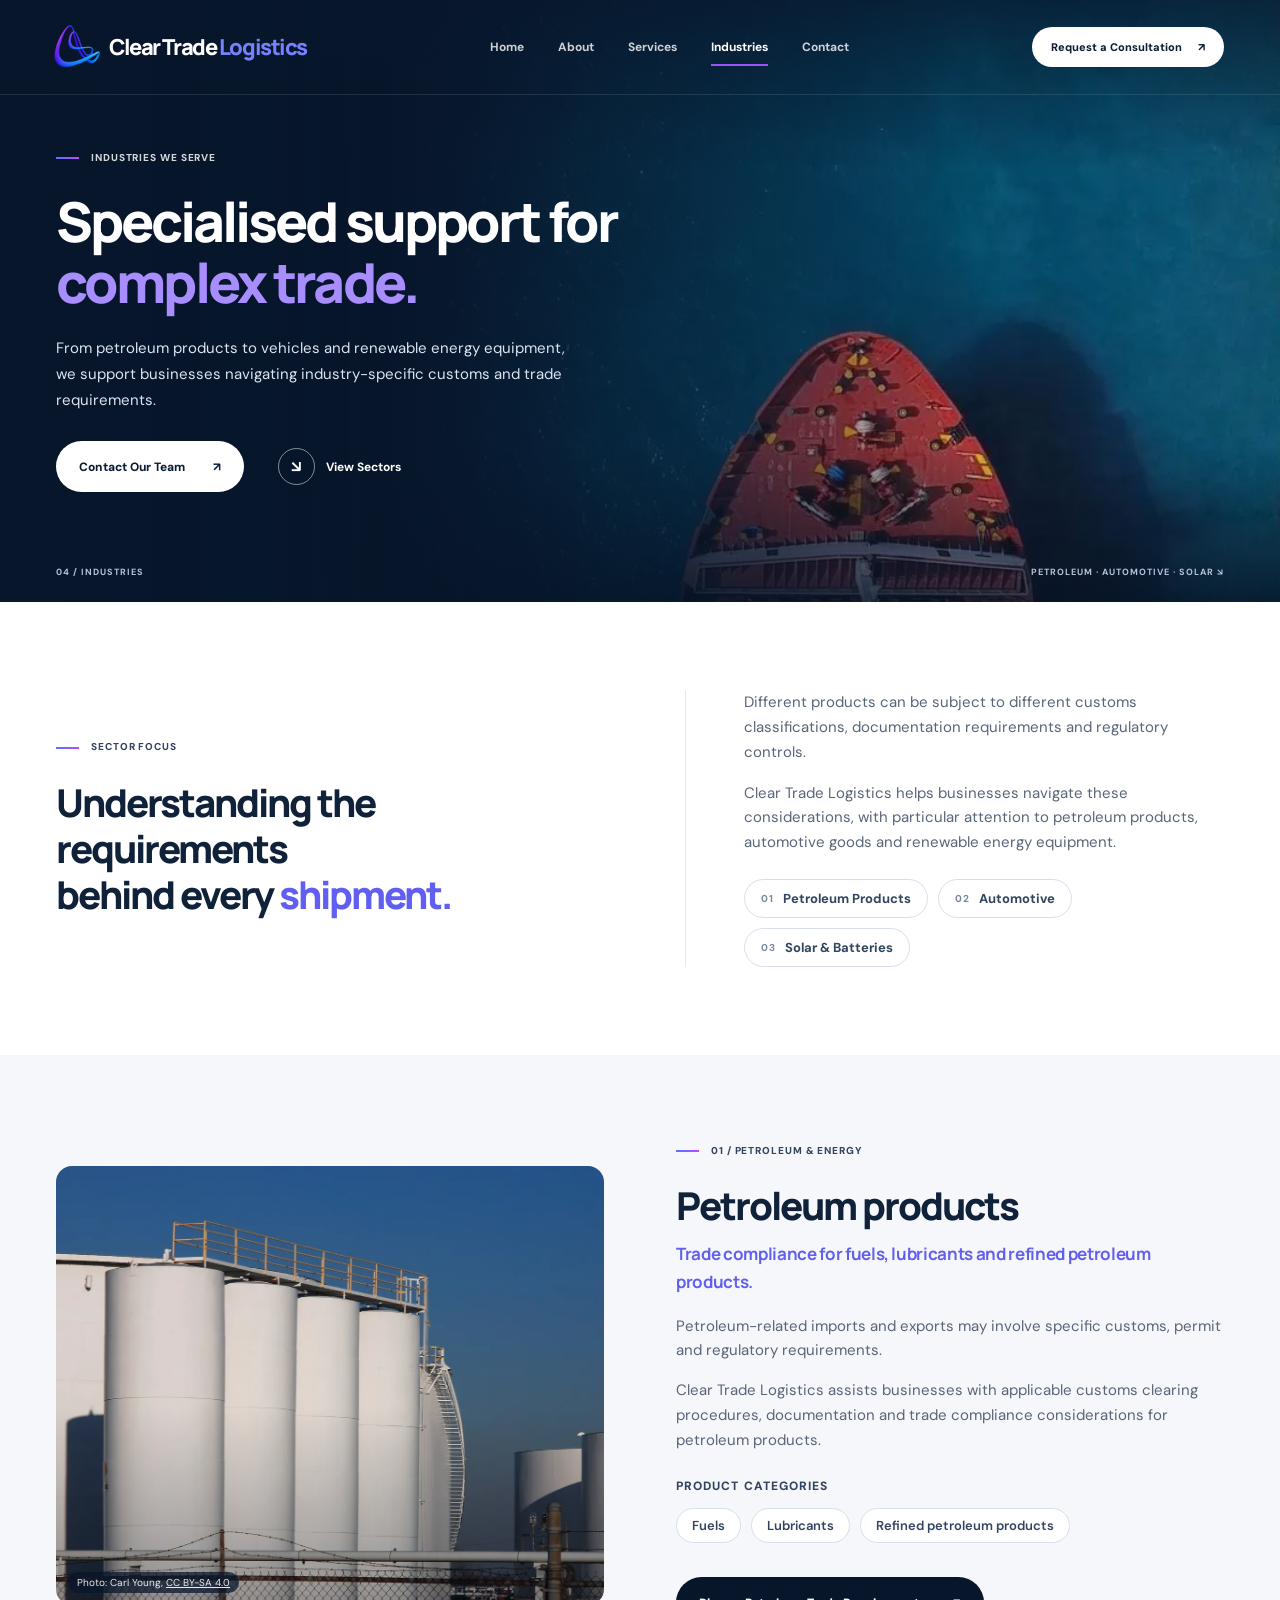
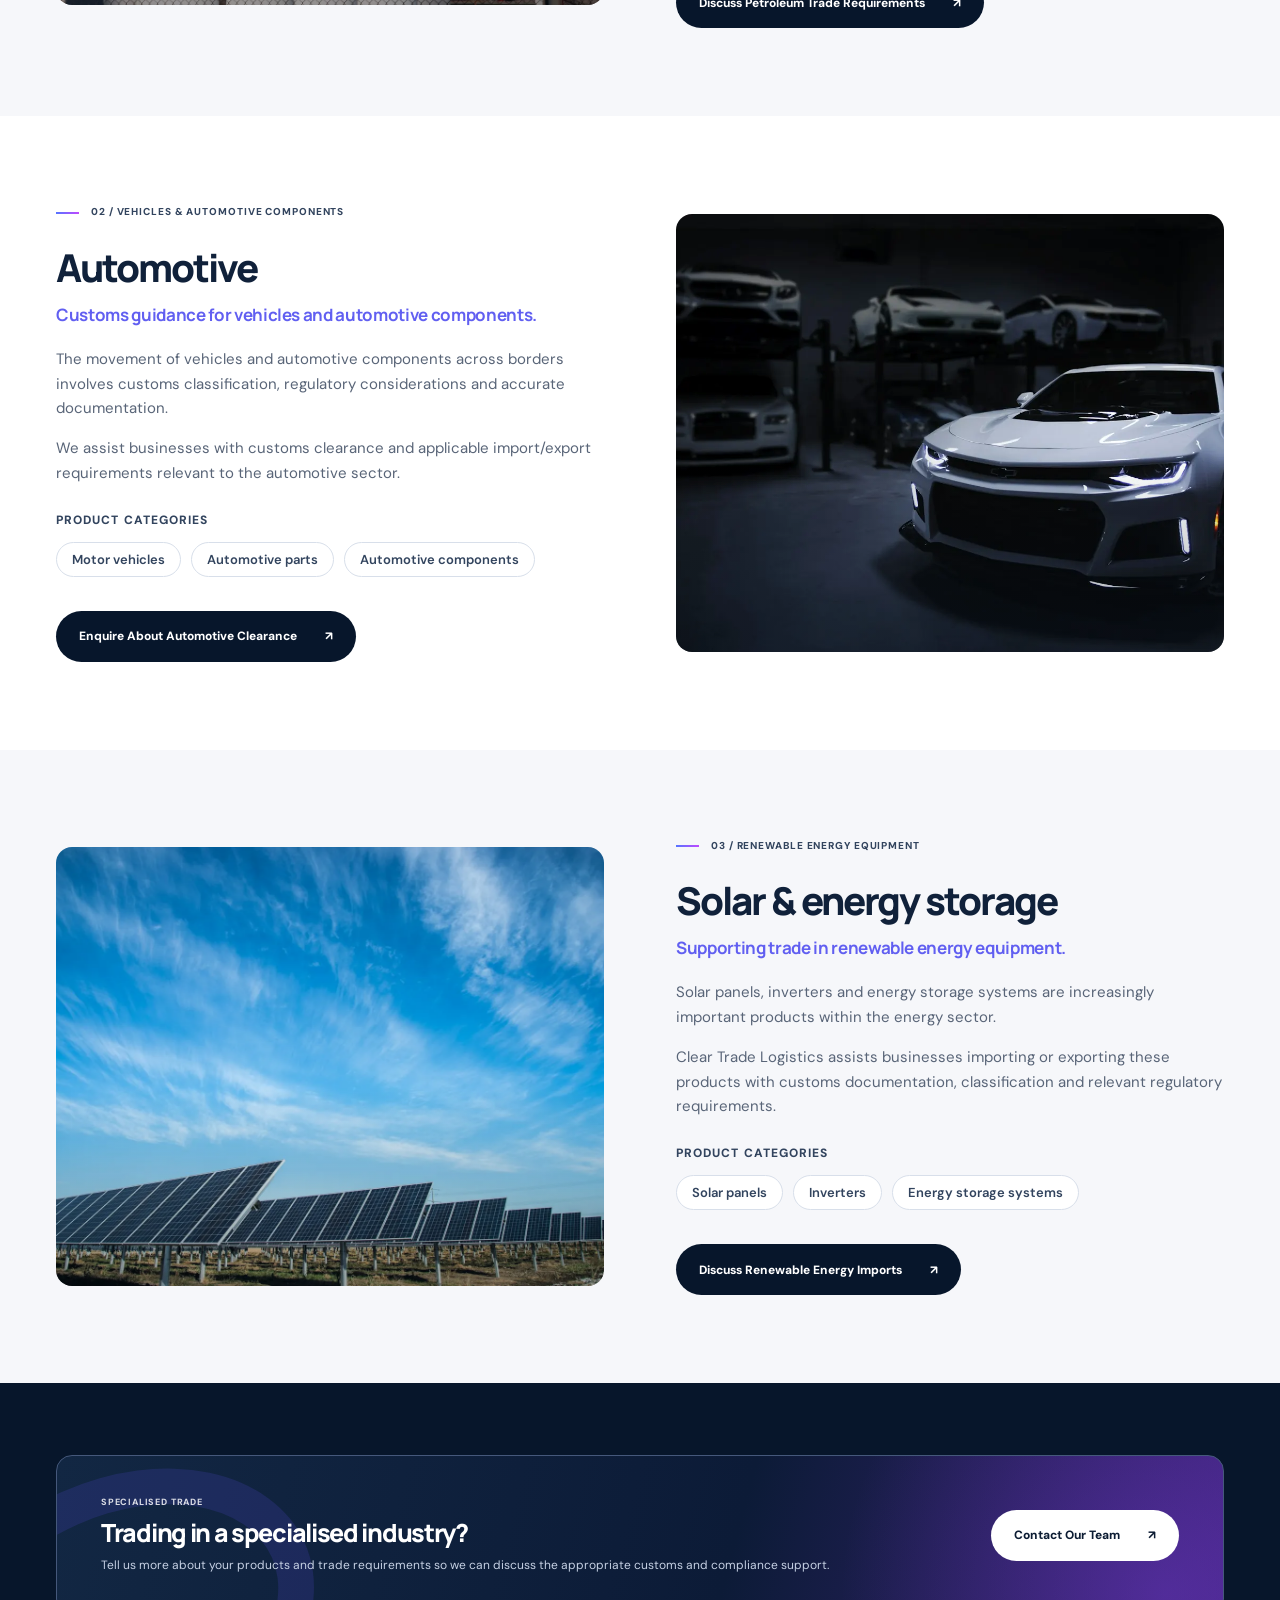
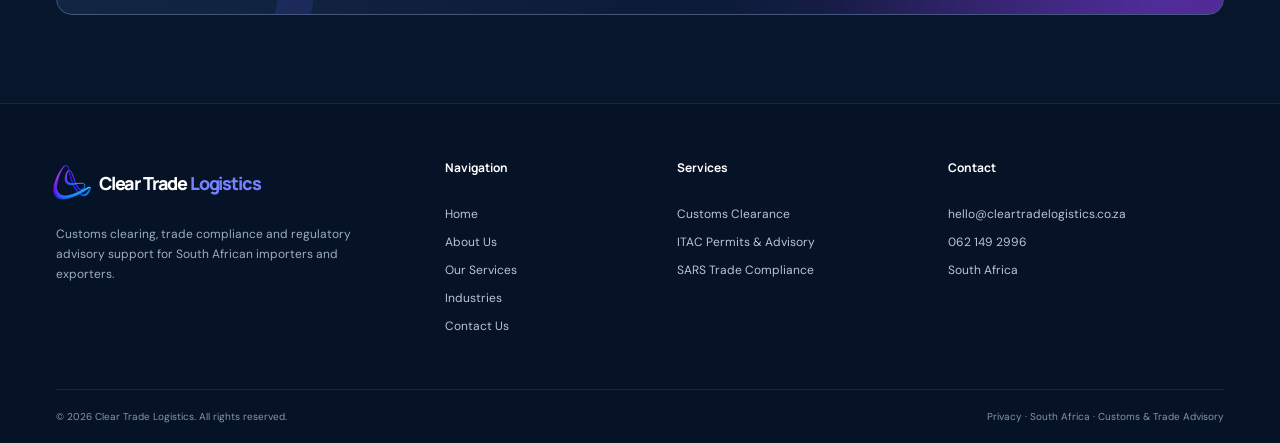
<file: industries.html>
<!DOCTYPE html>
<html lang="en-ZA">
<head>
  <meta charset="UTF-8">
  <meta name="viewport" content="width=device-width, initial-scale=1.0">
  <meta name="theme-color" content="#07162b">
  <title>Industries We Serve | Clear Trade Logistics</title>
  <meta name="description" content="Customs and trade compliance support for petroleum products, automotive goods, solar equipment and energy storage systems.">
  <link rel="canonical" href="https://xolanimgube.github.io/clear-trade-logistics/industries.html">
  <meta property="og:type" content="website">
  <meta property="og:site_name" content="Clear Trade Logistics">
  <meta property="og:locale" content="en_ZA">
  <meta property="og:title" content="Industries We Serve | Clear Trade Logistics">
  <meta property="og:description" content="Customs and trade compliance support for petroleum products, automotive goods, solar equipment and energy storage systems.">
  <meta property="og:url" content="https://xolanimgube.github.io/clear-trade-logistics/industries.html">
  <meta property="og:image" content="https://xolanimgube.github.io/clear-trade-logistics/assets/hero-ship.jpg">
  <meta name="twitter:card" content="summary_large_image">
  <link rel="icon" type="image/png" href="assets/favicon.png">
  <link rel="apple-touch-icon" href="assets/logo-small.png">
  <link rel="preconnect" href="https://fonts.googleapis.com">
  <link rel="preconnect" href="https://fonts.gstatic.com" crossorigin>
  <link href="https://fonts.googleapis.com/css2?family=DM+Sans:wght@400;500;600;700;800&family=Manrope:wght@600;700;800&display=swap" rel="stylesheet">
  <link rel="preload" as="image" href="assets/vessel.webp" type="image/webp">
  <link rel="stylesheet" href="style.css">
  <script>document.documentElement.classList.add('js')</script>
</head>
<body>
  <a class="skip-link" href="#main">Skip to main content</a>

  <header class="site-header">
    <div class="container header-inner">
      <a class="brand" href="index.html" aria-label="Clear Trade Logistics — Home">
        <img src="assets/logo-small.png" alt="" width="52" height="52">
        <span class="brand-name">Clear Trade<span> Logistics</span></span>
      </a>
      <nav class="desktop-nav" aria-label="Main navigation">
        <a href="index.html">Home</a>
        <a href="about.html">About</a>
        <a href="services.html">Services</a>
        <a href="industries.html" aria-current="page">Industries</a>
        <a href="contact.html">Contact</a>
      </nav>
      <a class="button button--light button--small header-cta" href="contact.html#consultation">Request a Consultation <span aria-hidden="true">↗</span></a>
      <details class="mobile-menu">
        <summary aria-label="Menu"><span></span><span></span><span></span></summary>
        <nav aria-label="Mobile navigation">
          <a href="index.html">Home</a>
          <a href="about.html">About</a>
          <a href="services.html">Services</a>
          <a href="industries.html" aria-current="page">Industries</a>
          <a href="contact.html">Contact</a>
          <a href="contact.html#consultation" class="mobile-menu-cta">Request a Consultation ↗</a>
        </nav>
      </details>
    </div>
  </header>

  <main id="main">
    <section class="hero page-hero" aria-labelledby="page-title">
      <div class="hero-photo hero-photo--industries" role="img" aria-label="Overhead view of a cargo vessel crossing deep blue water"></div>
      <div class="container hero-content">
        <p class="eyebrow eyebrow--light"><span class="eyebrow-line"></span> INDUSTRIES WE SERVE</p>
        <h1 id="page-title">Specialised support for<br><em>complex trade.</em></h1>
        <p class="hero-copy">From petroleum products to vehicles and renewable energy equipment, we support businesses navigating industry-specific customs and trade requirements.</p>
        <div class="hero-actions">
          <a class="button button--light" href="contact.html#consultation">Contact Our Team <span aria-hidden="true">↗</span></a>
          <a class="text-link text-link--light" href="#petroleum"><span class="circle-arrow" aria-hidden="true">↘</span> View Sectors</a>
        </div>
      </div>
      <div class="container hero-bottom">
        <span>04 / INDUSTRIES</span>
        <span>PETROLEUM · AUTOMOTIVE · SOLAR <span aria-hidden="true">↘</span></span>
      </div>
    </section>

    <section class="section section--white" aria-labelledby="sector-title">
      <div class="container intro-grid">
        <div>
          <p class="eyebrow"><span class="eyebrow-line"></span> SECTOR FOCUS</p>
          <h2 id="sector-title">Understanding the requirements<br>behind every <span class="heading-accent">shipment.</span></h2>
        </div>
        <div class="intro-right lead-copy">
          <p>Different products can be subject to different customs classifications, documentation requirements and regulatory controls.</p>
          <p>Clear Trade Logistics helps businesses navigate these considerations, with particular attention to petroleum products, automotive goods and renewable energy equipment.</p>
          <ul class="jump-list" aria-label="Jump to an industry">
            <li><a href="#petroleum"><span>01</span> Petroleum Products</a></li>
            <li><a href="#automotive"><span>02</span> Automotive</a></li>
            <li><a href="#solar-batteries"><span>03</span> Solar &amp; Batteries</a></li>
          </ul>
        </div>
      </div>
    </section>

    <section class="section section--soft" id="petroleum" aria-labelledby="petroleum-title">
      <div class="container split reveal">
        <figure class="split-media">
            <img src="assets/industry-petroleum.webp" alt="White petroleum storage tanks against a deep blue sky" width="1400" height="937" loading="lazy" decoding="async">
            <figcaption>Photo: Carl Young, <a href="https://commons.wikimedia.org/wiki/File:Refinery_Tanks_6.jpg" rel="noopener" target="_blank">CC BY-SA 4.0</a></figcaption>
        </figure>
        <div class="split-copy">
            <p class="eyebrow"><span class="eyebrow-line"></span> 01 / PETROLEUM &amp; ENERGY</p>
            <h2 id="petroleum-title">Petroleum products</h2>
            <p class="subtitle">Trade compliance for fuels, lubricants and refined petroleum products.</p>
            <p>Petroleum-related imports and exports may involve specific customs, permit and regulatory requirements.</p>
            <p>Clear Trade Logistics assists businesses with applicable customs clearing procedures, documentation and trade compliance considerations for petroleum products.</p>
            <h3 class="list-title">Product categories</h3>
            <ul class="tag-list">
              <li>Fuels</li>
              <li>Lubricants</li>
              <li>Refined petroleum products</li>
            </ul>
            <a class="button button--dark" href="contact.html?industry=petroleum#consultation">Discuss Petroleum Trade Requirements <span aria-hidden="true">↗</span></a>
        </div>
      </div>
    </section>

    <section class="section section--white" id="automotive" aria-labelledby="automotive-title">
      <div class="container split split--reverse reveal">
        <figure class="split-media">
            <img src="assets/industry-automotive.webp" alt="Vehicles parked in a dimly lit storage facility" width="1400" height="827" loading="lazy" decoding="async">
        </figure>
        <div class="split-copy">
            <p class="eyebrow"><span class="eyebrow-line"></span> 02 / VEHICLES &amp; AUTOMOTIVE COMPONENTS</p>
            <h2 id="automotive-title">Automotive</h2>
            <p class="subtitle">Customs guidance for vehicles and automotive components.</p>
            <p>The movement of vehicles and automotive components across borders involves customs classification, regulatory considerations and accurate documentation.</p>
            <p>We assist businesses with customs clearance and applicable import/export requirements relevant to the automotive sector.</p>
            <h3 class="list-title">Product categories</h3>
            <ul class="tag-list">
              <li>Motor vehicles</li>
              <li>Automotive parts</li>
              <li>Automotive components</li>
            </ul>
            <a class="button button--dark" href="contact.html?industry=automotive#consultation">Enquire About Automotive Clearance <span aria-hidden="true">↗</span></a>
        </div>
      </div>
    </section>

    <section class="section section--soft" id="solar-batteries" aria-labelledby="solar-batteries-title">
      <div class="container split reveal">
        <figure class="split-media">
            <img src="assets/industry-solar.webp" alt="Rows of commercial solar panels under a blue sky" width="1400" height="932" loading="lazy" decoding="async">
        </figure>
        <div class="split-copy">
            <p class="eyebrow"><span class="eyebrow-line"></span> 03 / RENEWABLE ENERGY EQUIPMENT</p>
            <h2 id="solar-batteries-title">Solar &amp; energy storage</h2>
            <p class="subtitle">Supporting trade in renewable energy equipment.</p>
            <p>Solar panels, inverters and energy storage systems are increasingly important products within the energy sector.</p>
            <p>Clear Trade Logistics assists businesses importing or exporting these products with customs documentation, classification and relevant regulatory requirements.</p>
            <h3 class="list-title">Product categories</h3>
            <ul class="tag-list">
              <li>Solar panels</li>
              <li>Inverters</li>
              <li>Energy storage systems</li>
            </ul>
            <a class="button button--dark" href="contact.html?industry=solar#consultation">Discuss Renewable Energy Imports <span aria-hidden="true">↗</span></a>
        </div>
      </div>
    </section>

    <section class="section section--dark cta-section" aria-label="Contact our team">
      <div class="container">
        <div class="consultation-banner reveal">
          <span class="banner-decoration" aria-hidden="true"></span>
          <div class="banner-copy"><p class="eyebrow eyebrow--light">SPECIALISED TRADE</p><h2>Trading in a specialised industry?</h2><p>Tell us more about your products and trade requirements so we can discuss the appropriate customs and compliance support.</p></div>
          <a class="button button--light" href="contact.html#consultation">Contact Our Team <span aria-hidden="true">↗</span></a>
        </div>
      </div>
    </section>
  </main>

  <footer class="site-footer">
    <div class="container footer-main">
      <div>
        <a class="brand footer-brand" href="index.html" aria-label="Clear Trade Logistics — Home"><img src="assets/logo-small.png" alt="" width="48" height="48" loading="lazy"><span class="brand-name">Clear Trade<span> Logistics</span></span></a>
        <p>Customs clearing, trade compliance and regulatory advisory support for South African importers and exporters.</p>
      </div>
      <div>
        <h3>Navigation</h3>
        <a href="index.html">Home</a>
        <a href="about.html">About Us</a>
        <a href="services.html">Our Services</a>
        <a href="industries.html">Industries</a>
        <a href="contact.html">Contact Us</a>
      </div>
      <div>
        <h3>Services</h3>
        <a href="services.html#customs-clearance">Customs Clearance</a>
        <a href="services.html#itac-permits">ITAC Permits &amp; Advisory</a>
        <a href="services.html#sars-compliance">SARS Trade Compliance</a>
      </div>
      <div>
        <h3>Contact</h3>
        <!-- TODO (pre-launch): confirm email and phone number with the client -->
        <a href="mailto:hello@cleartradelogistics.co.za">hello@cleartradelogistics.co.za</a>
        <a href="tel:+27621492996">062 149 2996</a>
        <span class="footer-text">South Africa</span>
      </div>
    </div>
    <div class="container footer-bottom">
      <span>© <span data-year>2026</span> Clear Trade Logistics. All rights reserved.</span>
      <span><a href="contact.html#privacy">Privacy</a> · South Africa · Customs &amp; Trade Advisory</span>
    </div>
  </footer>
  <script src="script.js" defer></script>
</body>
</html>
</file>
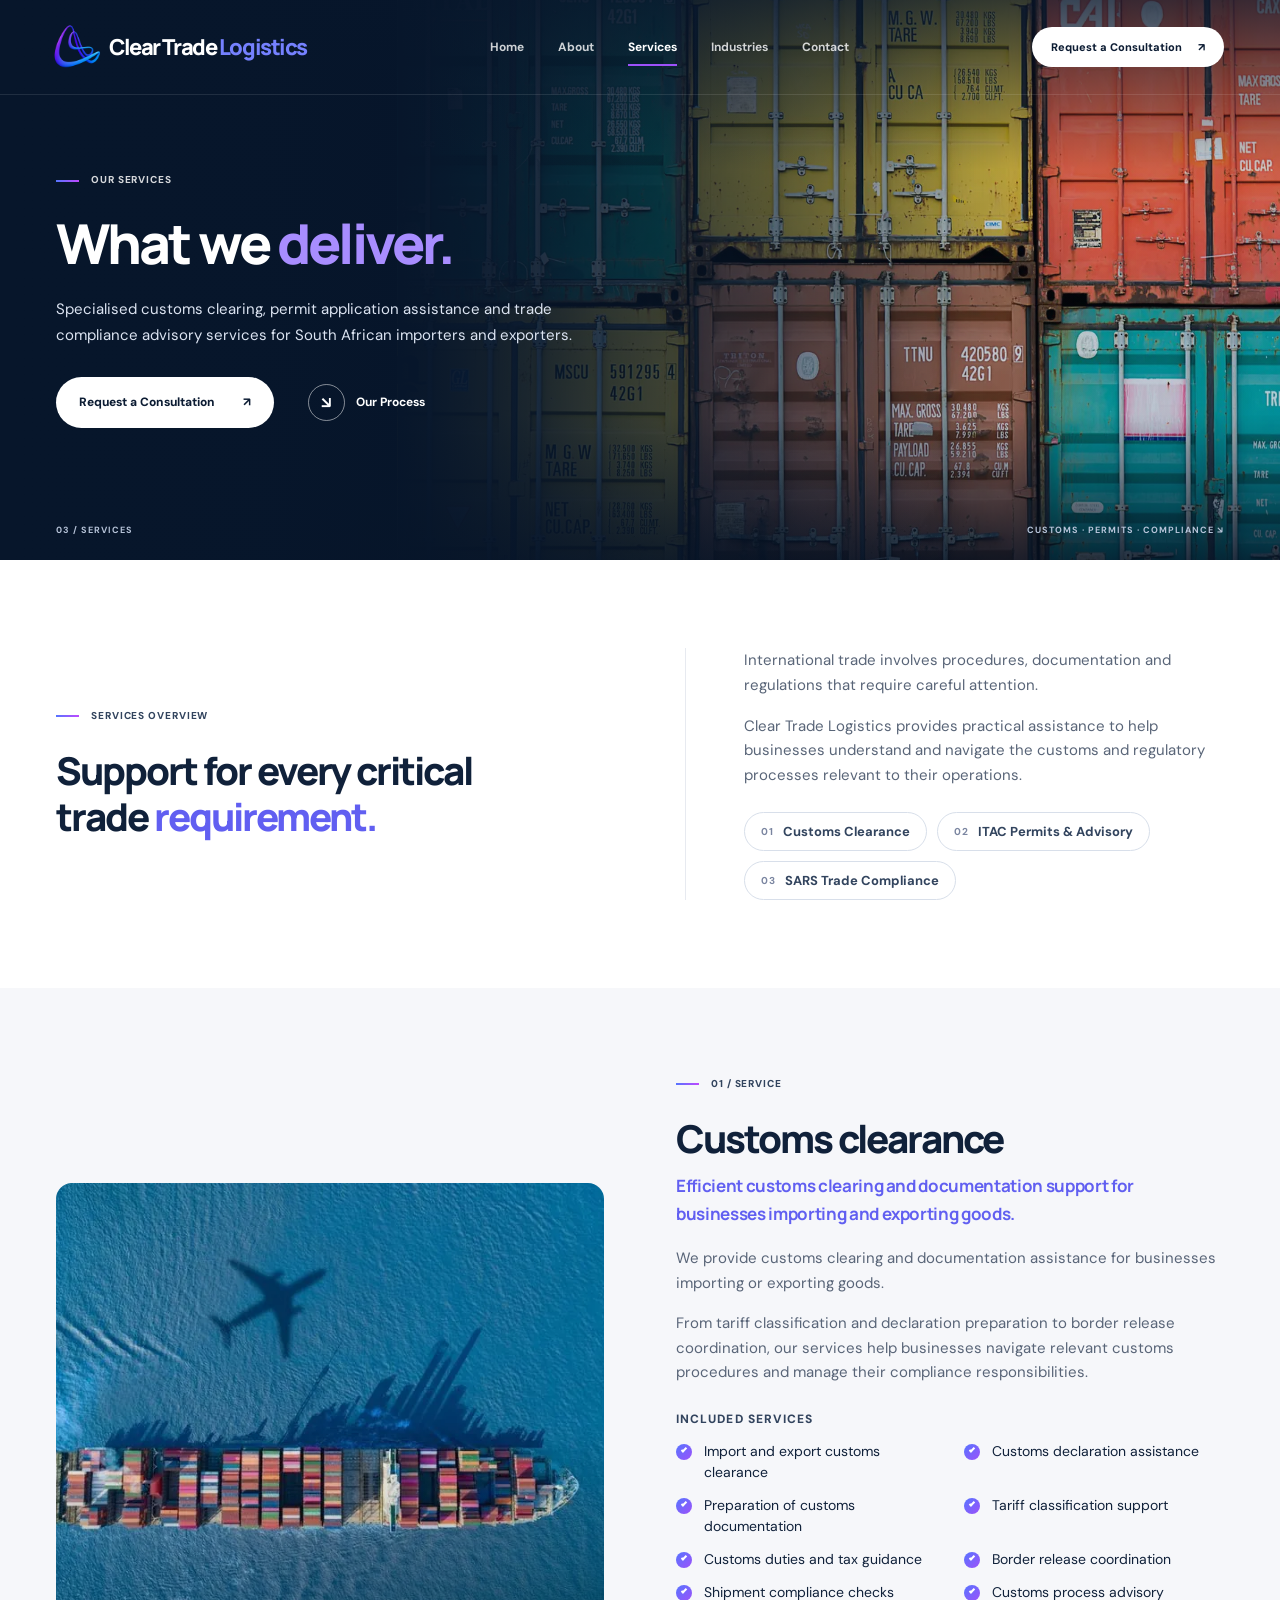
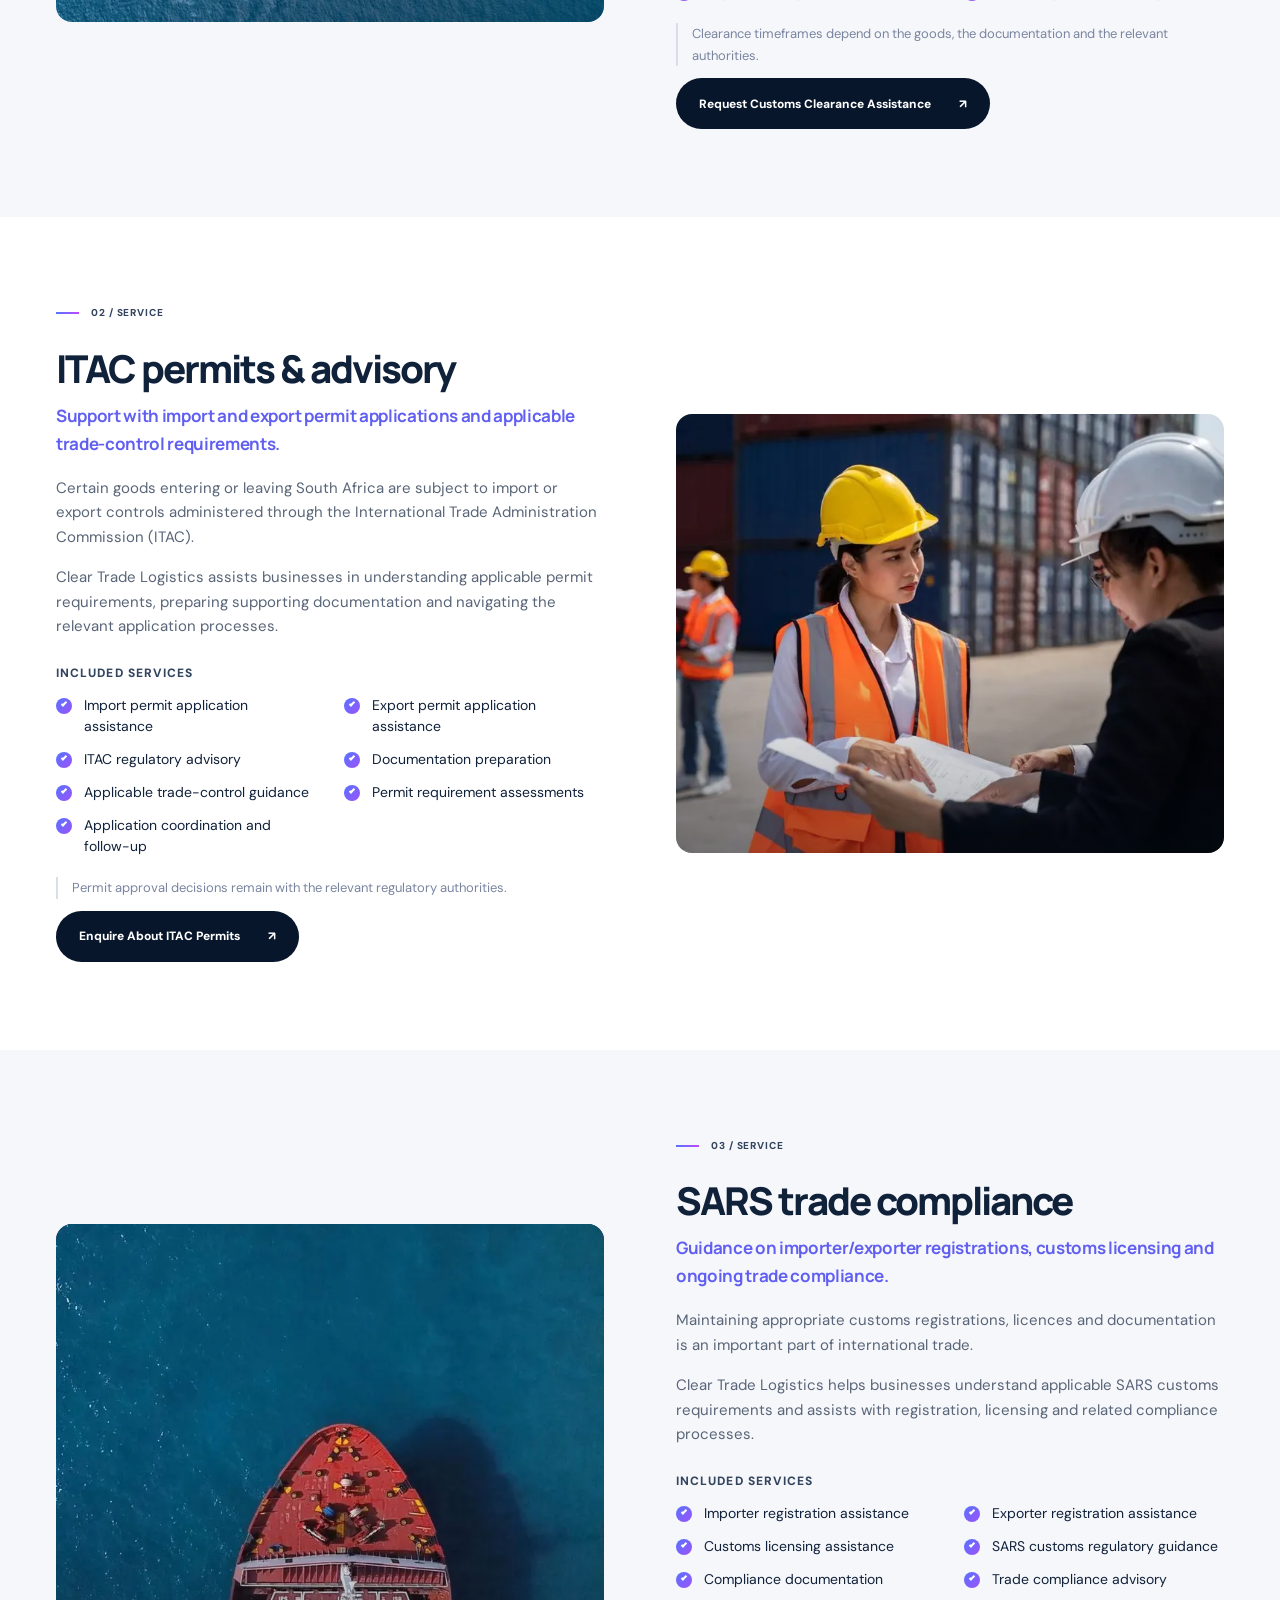
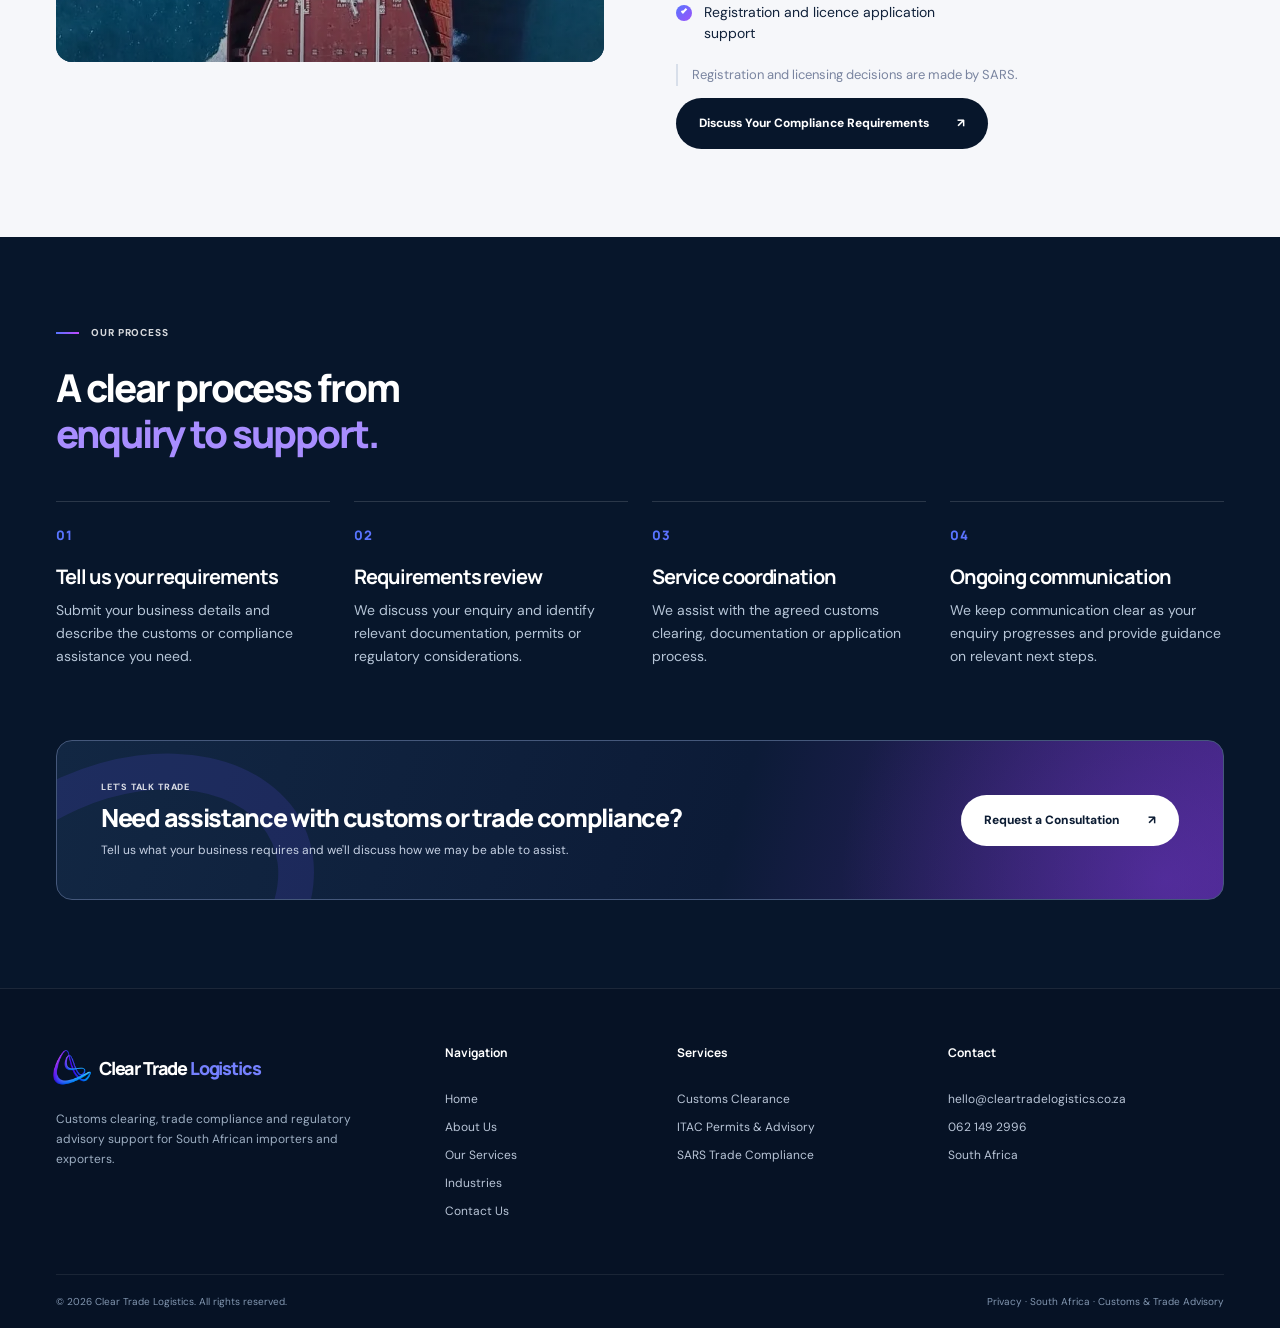
<file: services.html>
<!DOCTYPE html>
<html lang="en-ZA">
<head>
  <meta charset="UTF-8">
  <meta name="viewport" content="width=device-width, initial-scale=1.0">
  <meta name="theme-color" content="#07162b">
  <title>Customs Clearance &amp; Trade Compliance Services | Clear Trade Logistics</title>
  <meta name="description" content="Explore customs clearance, ITAC permit assistance, SARS registrations and regulatory advisory services from Clear Trade Logistics.">
  <link rel="canonical" href="https://xolanimgube.github.io/clear-trade-logistics/services.html">
  <meta property="og:type" content="website">
  <meta property="og:site_name" content="Clear Trade Logistics">
  <meta property="og:locale" content="en_ZA">
  <meta property="og:title" content="Customs Clearance &amp; Trade Compliance Services | Clear Trade Logistics">
  <meta property="og:description" content="Explore customs clearance, ITAC permit assistance, SARS registrations and regulatory advisory services from Clear Trade Logistics.">
  <meta property="og:url" content="https://xolanimgube.github.io/clear-trade-logistics/services.html">
  <meta property="og:image" content="https://xolanimgube.github.io/clear-trade-logistics/assets/hero-ship.jpg">
  <meta name="twitter:card" content="summary_large_image">
  <link rel="icon" type="image/png" href="assets/favicon.png">
  <link rel="apple-touch-icon" href="assets/logo-small.png">
  <link rel="preconnect" href="https://fonts.googleapis.com">
  <link rel="preconnect" href="https://fonts.gstatic.com" crossorigin>
  <link href="https://fonts.googleapis.com/css2?family=DM+Sans:wght@400;500;600;700;800&family=Manrope:wght@600;700;800&display=swap" rel="stylesheet">
  <link rel="preload" as="image" href="assets/containers.webp" type="image/webp">
  <link rel="stylesheet" href="style.css">
  <script>document.documentElement.classList.add('js')</script>
</head>
<body>
  <a class="skip-link" href="#main">Skip to main content</a>

  <header class="site-header">
    <div class="container header-inner">
      <a class="brand" href="index.html" aria-label="Clear Trade Logistics — Home">
        <img src="assets/logo-small.png" alt="" width="52" height="52">
        <span class="brand-name">Clear Trade<span> Logistics</span></span>
      </a>
      <nav class="desktop-nav" aria-label="Main navigation">
        <a href="index.html">Home</a>
        <a href="about.html">About</a>
        <a href="services.html" aria-current="page">Services</a>
        <a href="industries.html">Industries</a>
        <a href="contact.html">Contact</a>
      </nav>
      <a class="button button--light button--small header-cta" href="contact.html#consultation">Request a Consultation <span aria-hidden="true">↗</span></a>
      <details class="mobile-menu">
        <summary aria-label="Menu"><span></span><span></span><span></span></summary>
        <nav aria-label="Mobile navigation">
          <a href="index.html">Home</a>
          <a href="about.html">About</a>
          <a href="services.html" aria-current="page">Services</a>
          <a href="industries.html">Industries</a>
          <a href="contact.html">Contact</a>
          <a href="contact.html#consultation" class="mobile-menu-cta">Request a Consultation ↗</a>
        </nav>
      </details>
    </div>
  </header>

  <main id="main">
    <section class="hero page-hero" aria-labelledby="page-title">
      <div class="hero-photo hero-photo--services" role="img" aria-label="Stacked shipping containers at a commercial port"></div>
      <div class="container hero-content">
        <p class="eyebrow eyebrow--light"><span class="eyebrow-line"></span> OUR SERVICES</p>
        <h1 id="page-title">What we <em>deliver.</em></h1>
        <p class="hero-copy">Specialised customs clearing, permit application assistance and trade compliance advisory services for South African importers and exporters.</p>
        <div class="hero-actions">
          <a class="button button--light" href="contact.html#consultation">Request a Consultation <span aria-hidden="true">↗</span></a>
          <a class="text-link text-link--light" href="#process"><span class="circle-arrow" aria-hidden="true">↘</span> Our Process</a>
        </div>
      </div>
      <div class="container hero-bottom">
        <span>03 / SERVICES</span>
        <span>CUSTOMS · PERMITS · COMPLIANCE <span aria-hidden="true">↘</span></span>
      </div>
    </section>

    <section class="section section--white" aria-labelledby="overview-title">
      <div class="container intro-grid">
        <div>
          <p class="eyebrow"><span class="eyebrow-line"></span> SERVICES OVERVIEW</p>
          <h2 id="overview-title">Support for every critical<br>trade <span class="heading-accent">requirement.</span></h2>
        </div>
        <div class="intro-right lead-copy">
          <p>International trade involves procedures, documentation and regulations that require careful attention.</p>
          <p>Clear Trade Logistics provides practical assistance to help businesses understand and navigate the customs and regulatory processes relevant to their operations.</p>
          <ul class="jump-list" aria-label="Jump to a service">
            <li><a href="#customs-clearance"><span>01</span> Customs Clearance</a></li>
            <li><a href="#itac-permits"><span>02</span> ITAC Permits &amp; Advisory</a></li>
            <li><a href="#sars-compliance"><span>03</span> SARS Trade Compliance</a></li>
          </ul>
        </div>
      </div>
    </section>

    <section class="section section--soft" id="customs-clearance" aria-labelledby="customs-clearance-title">
      <div class="container split reveal">
        <figure class="split-media">
            <img src="assets/hero-ship.webp" alt="Aerial view of a container ship carrying cargo across open water" width="736" height="490" loading="lazy" decoding="async">
        </figure>
        <div class="split-copy">
            <p class="eyebrow"><span class="eyebrow-line"></span> 01 / SERVICE</p>
            <h2 id="customs-clearance-title">Customs clearance</h2>
            <p class="subtitle">Efficient customs clearing and documentation support for businesses importing and exporting goods.</p>
            <p>We provide customs clearing and documentation assistance for businesses importing or exporting goods.</p>
            <p>From tariff classification and declaration preparation to border release coordination, our services help businesses navigate relevant customs procedures and manage their compliance responsibilities.</p>
            <h3 class="list-title">Included services</h3>
            <ul class="check-list">
              <li>Import and export customs clearance</li>
              <li>Customs declaration assistance</li>
              <li>Preparation of customs documentation</li>
              <li>Tariff classification support</li>
              <li>Customs duties and tax guidance</li>
              <li>Border release coordination</li>
              <li>Shipment compliance checks</li>
              <li>Customs process advisory</li>
            </ul>
            <p class="service-note">Clearance timeframes depend on the goods, the documentation and the relevant authorities.</p>
            <a class="button button--dark" href="contact.html?service=customs#consultation">Request Customs Clearance Assistance <span aria-hidden="true">↗</span></a>
        </div>
      </div>
    </section>

    <section class="section section--white" id="itac-permits" aria-labelledby="itac-permits-title">
      <div class="container split split--reverse reveal">
        <figure class="split-media">
            <img src="assets/trade-consultation.webp" alt="Two trade professionals reviewing shipping documents at a container port" width="873" height="582" loading="lazy" decoding="async">
        </figure>
        <div class="split-copy">
            <p class="eyebrow"><span class="eyebrow-line"></span> 02 / SERVICE</p>
            <h2 id="itac-permits-title">ITAC permits &amp; advisory</h2>
            <p class="subtitle">Support with import and export permit applications and applicable trade-control requirements.</p>
            <p>Certain goods entering or leaving South Africa are subject to import or export controls administered through the International Trade Administration Commission (ITAC).</p>
            <p>Clear Trade Logistics assists businesses in understanding applicable permit requirements, preparing supporting documentation and navigating the relevant application processes.</p>
            <h3 class="list-title">Included services</h3>
            <ul class="check-list">
              <li>Import permit application assistance</li>
              <li>Export permit application assistance</li>
              <li>ITAC regulatory advisory</li>
              <li>Documentation preparation</li>
              <li>Applicable trade-control guidance</li>
              <li>Permit requirement assessments</li>
              <li>Application coordination and follow-up</li>
            </ul>
            <p class="service-note">Permit approval decisions remain with the relevant regulatory authorities.</p>
            <a class="button button--dark" href="contact.html?service=itac#consultation">Enquire About ITAC Permits <span aria-hidden="true">↗</span></a>
        </div>
      </div>
    </section>

    <section class="section section--soft" id="sars-compliance" aria-labelledby="sars-compliance-title">
      <div class="container split reveal">
        <figure class="split-media">
            <img src="assets/vessel.webp" alt="Overhead view of a cargo vessel at sea" width="736" height="1046" loading="lazy" decoding="async">
        </figure>
        <div class="split-copy">
            <p class="eyebrow"><span class="eyebrow-line"></span> 03 / SERVICE</p>
            <h2 id="sars-compliance-title">SARS trade compliance</h2>
            <p class="subtitle">Guidance on importer/exporter registrations, customs licensing and ongoing trade compliance.</p>
            <p>Maintaining appropriate customs registrations, licences and documentation is an important part of international trade.</p>
            <p>Clear Trade Logistics helps businesses understand applicable SARS customs requirements and assists with registration, licensing and related compliance processes.</p>
            <h3 class="list-title">Included services</h3>
            <ul class="check-list">
              <li>Importer registration assistance</li>
              <li>Exporter registration assistance</li>
              <li>Customs licensing assistance</li>
              <li>SARS customs regulatory guidance</li>
              <li>Compliance documentation</li>
              <li>Trade compliance advisory</li>
              <li>Registration and licence application support</li>
            </ul>
            <p class="service-note">Registration and licensing decisions are made by SARS.</p>
            <a class="button button--dark" href="contact.html?service=sars#consultation">Discuss Your Compliance Requirements <span aria-hidden="true">↗</span></a>
        </div>
      </div>
    </section>

    <!-- Proposed client journey — not a confirmed internal operating procedure -->
    <section class="section section--dark" id="process" aria-labelledby="process-title">
      <div class="container">
        <div class="section-head--stack reveal">
          <p class="eyebrow eyebrow--light"><span class="eyebrow-line"></span> OUR PROCESS</p>
          <h2 id="process-title">A clear process from<br><em>enquiry to support.</em></h2>
        </div>
        <ol class="steps reveal">
          <li class="step"><span class="step-number">01</span><h3>Tell us your requirements</h3><p>Submit your business details and describe the customs or compliance assistance you need.</p></li>
          <li class="step"><span class="step-number">02</span><h3>Requirements review</h3><p>We discuss your enquiry and identify relevant documentation, permits or regulatory considerations.</p></li>
          <li class="step"><span class="step-number">03</span><h3>Service coordination</h3><p>We assist with the agreed customs clearing, documentation or application process.</p></li>
          <li class="step"><span class="step-number">04</span><h3>Ongoing communication</h3><p>We keep communication clear as your enquiry progresses and provide guidance on relevant next steps.</p></li>
        </ol>
        <div class="consultation-banner reveal">
          <span class="banner-decoration" aria-hidden="true"></span>
          <div class="banner-copy"><p class="eyebrow eyebrow--light">LET'S TALK TRADE</p><h2>Need assistance with customs or trade compliance?</h2><p>Tell us what your business requires and we'll discuss how we may be able to assist.</p></div>
          <a class="button button--light" href="contact.html#consultation">Request a Consultation <span aria-hidden="true">↗</span></a>
        </div>
      </div>
    </section>
  </main>

  <footer class="site-footer">
    <div class="container footer-main">
      <div>
        <a class="brand footer-brand" href="index.html" aria-label="Clear Trade Logistics — Home"><img src="assets/logo-small.png" alt="" width="48" height="48" loading="lazy"><span class="brand-name">Clear Trade<span> Logistics</span></span></a>
        <p>Customs clearing, trade compliance and regulatory advisory support for South African importers and exporters.</p>
      </div>
      <div>
        <h3>Navigation</h3>
        <a href="index.html">Home</a>
        <a href="about.html">About Us</a>
        <a href="services.html">Our Services</a>
        <a href="industries.html">Industries</a>
        <a href="contact.html">Contact Us</a>
      </div>
      <div>
        <h3>Services</h3>
        <a href="services.html#customs-clearance">Customs Clearance</a>
        <a href="services.html#itac-permits">ITAC Permits &amp; Advisory</a>
        <a href="services.html#sars-compliance">SARS Trade Compliance</a>
      </div>
      <div>
        <h3>Contact</h3>
        <!-- TODO (pre-launch): confirm email and phone number with the client -->
        <a href="mailto:hello@cleartradelogistics.co.za">hello@cleartradelogistics.co.za</a>
        <a href="tel:+27621492996">062 149 2996</a>
        <span class="footer-text">South Africa</span>
      </div>
    </div>
    <div class="container footer-bottom">
      <span>© <span data-year>2026</span> Clear Trade Logistics. All rights reserved.</span>
      <span><a href="contact.html#privacy">Privacy</a> · South Africa · Customs &amp; Trade Advisory</span>
    </div>
  </footer>
  <script src="script.js" defer></script>
</body>
</html>
</file>
<file: style.css>
/* Clear Trade Logistics — Site styles | HTML + CSS, no framework required
   Sections: base & homepage (minified block below) → shared inner-page components → page-specific → responsive */
:root{--navy:#07162b;--navy-2:#0b1d35;--ink:#10213a;--muted:#5e6b7a;--line:#e7eaf0;--soft:#f6f7fa;--violet:#9d51fa;--blue:#526df9;--accent:#615ff1;--accent-light:#a88dff;--error:#c4314b;--success:#1f8a5b;--white:#fff;--radius:16px;--max:1280px}
*,*::before,*::after{box-sizing:border-box}
html{scroll-behavior:smooth}
body{margin:0;color:var(--ink);font-family:'DM Sans',sans-serif;background:var(--navy);-webkit-font-smoothing:antialiased}
img{display:block;max-width:100%}a{text-decoration:none;color:inherit}button,input,select,textarea{font:inherit}
:focus-visible{outline:3px solid #a888ff;outline-offset:4px}
.container{width:min(var(--max),calc(100% - 112px));margin-inline:auto}
h1,h2,h3,p{margin-top:0}h1,h2,h3{font-family:'Manrope',sans-serif;letter-spacing:-.052em}p{line-height:1.65}
.site-header{position:absolute;top:0;left:0;width:100%;z-index:20;color:white;border-bottom:1px solid rgba(255,255,255,.1)}
.header-inner{height:94px;display:flex;align-items:center;justify-content:space-between;gap:28px}
.brand{display:inline-flex;align-items:center;gap:4px;white-space:nowrap;flex-shrink:0}
.brand img{width:58px;height:58px;object-fit:contain;margin-left:-9px}
.brand-name{font-weight:800;letter-spacing:-.065em;font-family:'Manrope',sans-serif;font-size:22px}
.brand-name span{color:#7581ff}
.desktop-nav{display:flex;align-items:center;gap:34px;font-size:12px;font-weight:700}
.desktop-nav a{position:relative;padding:15px 0;color:rgba(255,255,255,.8);transition:color .2s}
.desktop-nav a:hover,.desktop-nav a[aria-current]{color:white}
.desktop-nav a[aria-current]::after{content:"";position:absolute;bottom:4px;left:0;width:100%;height:2px;background:var(--violet)}
.button{display:inline-flex;justify-content:center;align-items:center;gap:28px;padding:16px 23px;min-height:51px;border-radius:100px;font-size:12px;font-weight:800;white-space:nowrap;transition:transform .25s,box-shadow .25s,background .25s}
.button:hover{transform:translateY(-2px);box-shadow:0 10px 25px rgba(0,0,0,.18)}
.button--light{background:var(--white);color:#0c1c33}.button--light:hover{background:#e9edff}.button--small{padding:12px 19px;min-height:40px;font-size:11px;gap:16px}
.mobile-menu{display:none}
.hero{min-height:675px;color:white;position:relative;isolation:isolate;background:#041227;display:flex;flex-direction:column;justify-content:center;overflow:hidden}
.hero-photo{position:absolute;inset:0 0 0 31%;background-image:linear-gradient(90deg,#07162b 0%,rgba(7,22,43,.55) 20%,rgba(7,22,43,.07) 69%),url('assets/hero-ship.webp');background-position:center,65% center;background-size:cover;z-index:-2}
.hero::before{content:"";position:absolute;inset:0;background:linear-gradient(90deg,#07162b 0%,rgba(7,22,43,.96) 21%,rgba(7,22,43,.7) 37%,transparent 76%),linear-gradient(0deg,rgba(5,17,35,.8),transparent 26%);z-index:-1}
.hero-content{padding-top:95px;padding-bottom:82px}
.eyebrow{display:flex;align-items:center;gap:12px;margin-bottom:24px;font-size:10px;letter-spacing:.09em;font-weight:800;color:#32445e;text-transform:uppercase}
.eyebrow--light{color:rgba(255,255,255,.83)}
.eyebrow-line{height:2px;width:23px;flex-shrink:0;background:linear-gradient(90deg,#5675ff,#bf48ff)}
h1{font-size:clamp(44px,4.9vw,76px);line-height:1.11;max-width:830px;font-weight:800;margin-bottom:22px}
h1 em,.industries h2 em{font-style:normal;color:#a88dff}
.hero-copy{font-size:15px;line-height:1.75;max-width:465px;color:#dce4f2;margin-bottom:28px}
.hero-actions{display:flex;align-items:center;gap:34px;flex-wrap:wrap}
.text-link{font-size:12px;font-weight:700;display:inline-flex;gap:11px;align-items:center}
.text-link--light{color:white}.circle-arrow{border:1px solid rgba(255,255,255,.5);border-radius:50%;height:37px;width:37px;display:grid;place-items:center;font-size:16px;transition:background .2s}.text-link:hover .circle-arrow{background:rgba(255,255,255,.16)}
.hero-bottom{position:absolute;bottom:24px;left:50%;transform:translateX(-50%);display:flex;justify-content:space-between;gap:20px;font-size:9px;letter-spacing:.11em;font-weight:700;color:#b7c4d9}
.section{padding-block:88px}.section--white{background:#fff}.section--dark{background:var(--navy);color:#fff}
.intro{padding-bottom:52px}.intro-grid{display:grid;grid-template-columns:1fr 1fr;gap:90px;align-items:center}
h2{font-size:clamp(30px,3vw,46px);line-height:1.2;font-weight:800;margin-bottom:0}.heading-accent{color:#615ff1}
.intro-right{border-left:1px solid var(--line);padding-left:58px}.intro-right p{font-size:14px;color:#596578;margin-bottom:18px;max-width:550px}
.inline-link{display:inline-flex;align-items:center;gap:20px;color:#4c4cec;font-weight:800;font-size:12px;padding-block:9px;transition:gap .2s}.inline-link:hover{gap:28px}.inline-link--light{color:#b8a0ff}
.services{padding-top:42px;padding-bottom:95px}.section-head{display:flex;align-items:end;justify-content:space-between;gap:50px;margin-bottom:29px}.section-head .eyebrow{margin-bottom:12px}.section-head>p{max-width:365px;font-size:13px;color:var(--muted);margin-bottom:4px}
.service-grid{display:grid;grid-template-columns:repeat(3,minmax(0,1fr));gap:22px}
.service-card{min-width:0;border:1px solid var(--line);border-radius:var(--radius);overflow:hidden;background:#fff;transition:transform .28s,box-shadow .28s}.service-card:hover{transform:translateY(-5px);box-shadow:0 20px 40px rgba(12,28,51,.1)}
.service-image{display:block;height:205px;position:relative;overflow:hidden;background:#183451}
.service-image::after{content:"";position:absolute;inset:0;background:linear-gradient(0deg,rgba(4,16,32,.48),transparent 62%)}
.service-image img{width:100%;height:100%;object-fit:cover;transition:transform .5s}.service-card:hover img{transform:scale(1.05)}.service-image--compliance img{object-position:center 30%}
.service-icon{position:absolute;z-index:1;bottom:15px;left:18px;font-size:26px;color:#fff;font-weight:400}
.service-body{position:relative;padding:23px 25px 29px;min-height:199px}.service-number{font-size:9px;letter-spacing:.12em;font-weight:800;color:#7a85a0}.service-card h3{font-size:19px;line-height:1.2;margin:11px 0 9px}.service-card p{font-size:12px;line-height:1.65;color:#617082;max-width:290px;margin:0;padding-right:22px}
.round-link{position:absolute;right:22px;bottom:23px;width:29px;height:29px;display:grid;place-items:center;border:1px solid #d8dfea;border-radius:50%;font-size:15px;color:#5263a2;transition:background .2s}.round-link:hover{background:#eceaff}.all-services{margin-top:22px}
.industries{padding-top:71px;padding-bottom:78px}.industries-grid{display:grid;grid-template-columns:290px minmax(0,1fr);gap:40px;align-items:center}
.industries h2{font-size:clamp(29px,2.7vw,41px);line-height:1.19;margin:0 0 20px}.industries-intro>p:not(.eyebrow){font-size:13px;line-height:1.7;color:#b6c5d7;max-width:245px;margin-bottom:18px}
.industry-cards{display:grid;grid-template-columns:repeat(3,minmax(0,1fr));gap:17px}.industry-card{position:relative;isolation:isolate;overflow:hidden;min-height:273px;border-radius:13px;background-color:#163657;background-size:cover;background-position:center;transition:transform .25s}.industry-card:hover{transform:translateY(-5px)}
.industry-card::before{content:"";position:absolute;inset:0;z-index:-1;background:linear-gradient(0deg,rgba(0,12,28,.92),rgba(0,12,28,.12) 70%)}
/* Industry photography: local WebP files. Petroleum photo is CC BY-SA 4.0 (Carl Young, Wikimedia Commons) — credit shown on industries.html. */
.industry-card--petroleum{background-image:linear-gradient(0deg,rgba(0,12,28,.78),rgba(0,12,28,.1)),url('assets/industry-petroleum.webp')}
.industry-card--automotive{background-image:linear-gradient(0deg,rgba(0,12,28,.78),rgba(0,12,28,.1)),url('assets/industry-automotive.webp')}
.industry-card--solar{background-image:linear-gradient(0deg,rgba(0,12,28,.78),rgba(0,12,28,.1)),url('assets/industry-solar.webp')}
.industry-content{height:100%;min-height:273px;display:flex;flex-direction:column;justify-content:end;padding:22px}.industry-content small{font-size:9px;letter-spacing:.08em;color:#d2d8e5;margin-bottom:10px}.industry-content strong{font-family:Manrope,sans-serif;font-size:20px;letter-spacing:-.04em;line-height:1.25}.industry-arrow{position:absolute;bottom:20px;right:18px;width:30px;height:30px;display:grid;place-items:center;border-radius:50%;border:1px solid rgba(255,255,255,.7)}
.consultation-banner{position:relative;overflow:hidden;margin-top:43px;min-height:160px;padding:31px 44px;border:1px solid #45587b;border-radius:16px;background:radial-gradient(circle at 95% 88%,rgba(121,60,214,.4),transparent 29%),linear-gradient(105deg,#122743,#0c1b37 58%,#3d237a);display:flex;justify-content:space-between;align-items:center;gap:30px}.banner-decoration{position:absolute;pointer-events:none;inset:auto auto -155px -135px;width:400px;height:290px;border-radius:50%;border:36px solid rgba(100,81,255,.15);transform:rotate(-24deg)}.banner-copy{position:relative}.banner-copy .eyebrow{margin-bottom:8px;font-size:9px}.banner-copy h2{font-size:25px;margin-bottom:8px}.banner-copy>p:last-child{color:#c6d1e4;font-size:12px;margin-bottom:0}.consultation-banner .button{position:relative}
.site-footer{background:#061225;color:#fff;border-top:1px solid rgba(255,255,255,.09)}.footer-main{padding:55px 0;display:grid;grid-template-columns:1.8fr 1fr 1.2fr 1.4fr;gap:35px}.footer-brand .brand-name{font-size:18px}.footer-brand img{width:48px;height:48px}.footer-main p{font-size:12px;color:#9daec2;max-width:300px;margin-top:13px}.footer-main h3{font-size:12px;letter-spacing:0;margin-bottom:18px}.footer-main>div:not(:first-child){display:flex;flex-direction:column;gap:12px}.footer-main a:not(.brand),.footer-main .footer-text{font-size:12px;color:#b9c5d7}.footer-main a:hover{color:white}.footer-bottom a:hover{color:#fff}.footer-bottom{padding:20px 0;border-top:1px solid rgba(255,255,255,.08);display:flex;justify-content:space-between;gap:15px;font-size:10px;color:#8296b0}
@media(max-width:1120px){.container{width:min(var(--max),calc(100% - 64px))}.header-inner{gap:14px}.desktop-nav{gap:17px}.brand-name{font-size:18px}.header-cta{font-size:10px}.industries-grid{grid-template-columns:240px 1fr;gap:22px}.service-body{padding-inline:19px}.service-card h3{font-size:17px}}
@media(max-width:850px){.desktop-nav,.header-cta{display:none}.mobile-menu{display:block;position:relative}.mobile-menu summary{cursor:pointer;display:flex;flex-direction:column;gap:5px;padding:13px;list-style:none}.mobile-menu summary::-webkit-details-marker{display:none}.mobile-menu summary span{width:22px;height:2px;background:white;border-radius:5px}.mobile-menu nav{position:absolute;right:0;top:45px;width:min(320px,calc(100vw - 50px));padding:14px;display:flex;flex-direction:column;background:#102643;border:1px solid #415171;border-radius:12px;box-shadow:0 18px 40px rgba(0,0,0,.28)}.mobile-menu nav a{font-size:13px;padding:12px 10px;border-radius:7px}.mobile-menu nav a:hover{background:rgba(255,255,255,.07)}.mobile-menu-cta{color:#b5a5ff}.hero{min-height:650px}.hero-photo{inset:0 0 0 12%;opacity:.65}.hero::before{background:linear-gradient(90deg,#07162b 0%,rgba(7,22,43,.9) 31%,rgba(7,22,43,.3) 100%),linear-gradient(0deg,rgba(7,22,43,.75),transparent 35%)}.intro-grid{gap:40px}.intro-right{padding-left:30px}.industries-grid{grid-template-columns:1fr}.industries-intro>p:not(.eyebrow){max-width:540px}.service-grid{gap:14px}.service-image{height:170px}.industry-card,.industry-content{min-height:245px}.footer-main{grid-template-columns:1fr 1fr}.footer-main>div:first-child{grid-column:span 2}}
@media(max-width:640px){.container{width:calc(100% - 36px)}.header-inner{height:72px}.brand img{width:48px;height:48px}.brand-name{font-size:17px}.hero{min-height:710px;justify-content:center}.hero-content{padding-top:110px;padding-bottom:100px}.hero-photo{inset:0;opacity:.53;background-position:center,right center}.hero::before{background:linear-gradient(90deg,rgba(7,22,43,.96),rgba(7,22,43,.65)),linear-gradient(0deg,#07162b,transparent 55%)}h1{font-size:clamp(39px,9vw,56px);line-height:1.15}.hero-copy{font-size:14px}.hero-actions{gap:19px}.hero-bottom{bottom:22px;font-size:8px}.hero-bottom span:last-child{text-align:right;max-width:165px}.section{padding-block:65px}.intro{padding-bottom:24px}.intro-grid{grid-template-columns:1fr;gap:25px}.intro-right{border-left:0;border-top:1px solid var(--line);padding:23px 0 0}.section-head{align-items:start;flex-direction:column;gap:14px}.section-head>p{max-width:100%}.services{padding-top:35px}.service-grid{grid-template-columns:1fr;gap:18px}.service-image{height:210px}.service-body{min-height:160px}.industry-cards{grid-template-columns:1fr;gap:14px}.industry-card,.industry-content{min-height:250px}.industries{padding-block:65px}.consultation-banner{margin-top:30px;align-items:start;flex-direction:column;padding:27px 25px;gap:25px}.consultation-banner .button{width:100%}.footer-main{grid-template-columns:1fr 1fr;gap:35px 24px}.footer-main>div:first-child{grid-column:span 2}.footer-bottom{flex-direction:column}}
@media(prefers-reduced-motion:reduce){html{scroll-behavior:auto}*,*::before,*::after{transition-duration:.01ms!important;animation-duration:.01ms!important}}

/* ==========================================================================
   Shared inner-page components (About, Services, Industries, Contact)
   ========================================================================== */

[id]{scroll-margin-top:24px}
.visually-hidden{position:absolute!important;width:1px;height:1px;padding:0;margin:-1px;overflow:hidden;clip:rect(0,0,0,0);white-space:nowrap;border:0}
.skip-link{position:absolute;left:16px;top:-60px;z-index:50;padding:10px 16px;border-radius:8px;background:#fff;color:var(--navy);font-size:13px;font-weight:700;transition:top .2s}
.skip-link:focus{top:12px}
.section--soft{background:var(--soft)}

/* Buttons for light backgrounds */
.button--dark{background:var(--navy);color:#fff}
.button--dark:hover{background:#15305a}
.button[disabled]{opacity:.65;cursor:progress;transform:none;box-shadow:none}

/* Page hero: shorter version of the homepage hero */
.page-hero{min-height:560px}
.page-hero .hero-content{padding-top:150px;padding-bottom:110px}
.page-hero h1{font-size:clamp(38px,4.3vw,64px);max-width:760px}
.page-hero .hero-copy{max-width:520px}
.hero-photo--about{background-image:linear-gradient(90deg,#07162b 0%,rgba(7,22,43,.55) 22%,rgba(7,22,43,.15) 70%),url('assets/trade-consultation.webp');background-position:center,60% center}
.hero-photo--services{background-image:linear-gradient(90deg,#07162b 0%,rgba(7,22,43,.6) 22%,rgba(7,22,43,.2) 70%),url('assets/containers.webp');background-position:center,center}
.hero-photo--industries{background-image:linear-gradient(90deg,#07162b 0%,rgba(7,22,43,.5) 22%,rgba(7,22,43,.05) 70%),url('assets/vessel.webp');background-position:center,center 70%}
/* Plain hero (Contact): navy with the brand ring motif instead of a photo */
.page-hero--plain{min-height:480px;background:radial-gradient(circle at 88% 85%,rgba(121,60,214,.35),transparent 32%),linear-gradient(110deg,#07162b 0%,#0b1d39 60%,#22275e 100%)}
.page-hero--plain::before{display:none}
.hero-rings{position:absolute;z-index:-1;pointer-events:none;right:-140px;top:50%;width:620px;height:620px;transform:translateY(-45%);border-radius:50%;border:44px solid rgba(100,81,255,.12)}
.hero-rings::after{content:"";position:absolute;inset:90px;border-radius:50%;border:2px solid rgba(168,141,255,.25)}

/* Lead copy column (reuses .intro-grid layout) */
.lead-copy p{font-size:15px;color:#596578;margin-bottom:16px;max-width:560px}
.lead-copy p:last-child{margin-bottom:0}

/* Section heading block for centred/stacked sections */
.section-head--stack{display:block;max-width:640px;margin-bottom:44px}
.section-head--stack>p:not(.eyebrow){max-width:560px;font-size:15px;color:var(--muted);margin:16px 0 0}
.section--dark .section-head--stack>p:not(.eyebrow){color:#b6c5d7}
.section--dark .eyebrow:not(.eyebrow--light){color:rgba(255,255,255,.83)}

/* Split layout: image + copy, alternating */
.split{display:grid;grid-template-columns:minmax(0,1fr) minmax(0,1fr);gap:72px;align-items:center}
.split--reverse .split-media{order:2}
.split-media{position:relative;margin:0;border-radius:var(--radius);overflow:hidden;background:#183451;aspect-ratio:5/4}
.split-media img{width:100%;height:100%;object-fit:cover}
.split-media::after{content:"";position:absolute;inset:0;background:linear-gradient(0deg,rgba(4,16,32,.35),transparent 45%);pointer-events:none}
.split-media figcaption{position:absolute;z-index:1;left:12px;bottom:12px;padding:4px 9px;border-radius:100px;background:rgba(7,22,43,.72);font-size:10px;color:rgba(255,255,255,.9)}
.split-media figcaption a{text-decoration:underline}
.split-copy h2{margin-bottom:10px}
.split-copy .subtitle{font-family:Manrope,sans-serif;font-weight:700;font-size:17px;letter-spacing:-.02em;color:var(--accent);margin-bottom:18px}
.split-copy>p:not(.eyebrow):not(.subtitle){font-size:15px;color:#596578;max-width:560px}
.split-copy .button{margin-top:12px}
.list-title{font-size:12px;letter-spacing:.09em;text-transform:uppercase;font-family:'DM Sans',sans-serif;font-weight:800;color:#32445e;margin:26px 0 14px}

/* Checklist */
.check-list{list-style:none;margin:0 0 20px;padding:0;display:grid;grid-template-columns:1fr 1fr;gap:12px 28px}
.check-list li{position:relative;padding-left:28px;font-size:14px;line-height:1.5;color:var(--ink)}
.check-list li::before{content:"";position:absolute;left:0;top:3px;width:16px;height:16px;border-radius:50%;background:linear-gradient(135deg,#5675ff,#9d51fa)}
.check-list li::after{content:"";position:absolute;left:5px;top:7px;width:6px;height:3px;border-left:2px solid #fff;border-bottom:2px solid #fff;transform:rotate(-45deg)}

/* Tag chips (industry product categories) */
.tag-list{list-style:none;display:flex;flex-wrap:wrap;gap:10px;margin:0 0 22px;padding:0}
.tag-list li{padding:8px 15px;border-radius:100px;border:1px solid #d8dfea;background:#fff;font-size:13px;font-weight:600;color:#32445e}
.section--soft .tag-list li{background:#fff}

/* Numbered steps (About approach, Services process) */
.steps{list-style:none;margin:0;padding:0;display:grid;grid-template-columns:repeat(4,minmax(0,1fr));gap:24px;counter-reset:step}
.step{padding-top:24px;border-top:1px solid var(--line)}
.step-number{display:block;font-family:Manrope,sans-serif;font-size:13px;font-weight:800;letter-spacing:.04em;margin-bottom:20px;background:linear-gradient(90deg,#5675ff,#bf48ff);-webkit-background-clip:text;background-clip:text;color:transparent}
.step h3{font-size:20px;line-height:1.25;margin-bottom:10px}
.step p{font-size:14px;color:var(--muted);margin:0}
.section--dark .step{border-top-color:rgba(255,255,255,.14)}
.section--dark .step p{color:#b6c5d7}

/* Cards: mission/vision, values, benefits */
.mv-grid{display:grid;grid-template-columns:1fr 1fr;gap:22px}
.mv-card{position:relative;overflow:hidden;padding:44px 42px;border-radius:var(--radius);background:var(--soft);border:1px solid var(--line)}
.mv-card--dark{background:radial-gradient(circle at 92% 90%,rgba(121,60,214,.38),transparent 34%),linear-gradient(115deg,#122743,#0c1b37);border-color:#24385a;color:#fff}
.mv-card h2{font-size:clamp(24px,2.2vw,32px);margin-bottom:16px}
.mv-card p:not(.eyebrow){font-size:16px;line-height:1.7;color:#4c5a6d;margin:0;max-width:520px}
.mv-card--dark p:not(.eyebrow){color:#c6d1e4}
.card-grid{display:grid;grid-template-columns:repeat(4,minmax(0,1fr));gap:20px}
.info-card{padding:30px 26px;border-radius:var(--radius);background:#fff;border:1px solid var(--line);transition:transform .28s,box-shadow .28s}
.info-card:hover{transform:translateY(-4px);box-shadow:0 18px 36px rgba(12,28,51,.08)}
.info-card h3{font-size:19px;margin-bottom:10px}
.info-card p{font-size:14px;color:var(--muted);margin:0}
.card-icon{display:grid;place-items:center;width:44px;height:44px;margin-bottom:22px;border-radius:12px;background:#eef0ff;color:var(--accent);font-size:18px;font-weight:700}
.benefits-grid{display:grid;grid-template-columns:minmax(0,.9fr) minmax(0,1.4fr);gap:60px;align-items:start}
.benefits-grid h2{margin-bottom:18px}
.benefits-grid .intro-text{font-size:14px;color:#b6c5d7;max-width:360px}
.benefit-list{list-style:none;margin:0;padding:0;display:grid;grid-template-columns:1fr 1fr;gap:20px}
.benefit-list li{padding:26px 24px;border-radius:14px;border:1px solid rgba(255,255,255,.12);background:rgba(255,255,255,.03)}
.benefit-list h3{font-size:17px;margin:14px 0 8px}
.benefit-list p{font-size:13px;color:#b6c5d7;margin:0}
.benefit-list .card-icon{background:rgba(168,141,255,.14);color:var(--accent-light);margin-bottom:0;width:38px;height:38px;font-size:15px}

/* Accent words inside dark-section headings */
.section--dark h2 em{font-style:normal;color:var(--accent-light)}

/* Quick-jump chips (Services / Industries intros) */
.jump-list{list-style:none;margin:24px 0 0;padding:0;display:flex;flex-wrap:wrap;gap:10px}
.jump-list a{display:inline-flex;align-items:center;gap:10px;padding:10px 16px;border-radius:100px;border:1px solid #d8dfea;font-size:13px;font-weight:700;color:#32445e;transition:border-color .2s,color .2s,background .2s}
.jump-list a:hover{border-color:#b9b8f7;color:var(--accent);background:#f6f5ff}
.jump-list span{font-size:10px;color:#7a85a0;letter-spacing:.06em}

/* Small factual note under a service/industry (e.g. approvals rest with authorities) */
.service-note{margin:6px 0 0;padding-left:14px;border-left:2px solid #d8dfea;font-size:13px!important;color:#7a85a0!important;max-width:520px}

/* Banner spacing when it follows content inside a dark section */
.benefits-grid+.consultation-banner,.steps+.consultation-banner{margin-top:72px}

/* CTA section: dark section holding the shared .consultation-banner */
.cta-section{padding-block:72px 88px}
.cta-section .consultation-banner{margin-top:0}

/* ==========================================================================
   Contact page
   ========================================================================== */
.contact-grid{display:grid;grid-template-columns:minmax(0,.85fr) minmax(0,1.3fr);gap:64px;align-items:start}
.contact-intro h2{margin-bottom:16px}
.contact-intro>p:not(.eyebrow){font-size:15px;color:#596578;max-width:420px}
.contact-list{list-style:none;margin:30px 0;padding:0;display:grid;gap:14px}
.contact-item{display:flex;align-items:center;gap:16px;padding:18px 20px;border-radius:14px;border:1px solid var(--line);background:#fff;transition:border-color .2s,box-shadow .2s}
a.contact-item:hover{border-color:#c9cff5;box-shadow:0 10px 24px rgba(12,28,51,.06)}
.contact-item .card-icon{margin:0;flex-shrink:0}
.contact-item small{display:block;font-size:10px;letter-spacing:.09em;font-weight:800;text-transform:uppercase;color:#7a85a0;margin-bottom:2px}
.contact-item strong{font-size:15px;font-weight:700;word-break:break-word}
.privacy-note{padding:22px 22px;border-radius:14px;background:var(--soft);border:1px solid var(--line)}
.privacy-note h3{font-size:15px;margin-bottom:8px;letter-spacing:-.02em}
.privacy-note p{font-size:13px;color:var(--muted);margin:0 0 8px}
.privacy-note p:last-child{margin:0}

/* Form */
.form-card{padding:42px 40px;border-radius:20px;background:#fff;border:1px solid var(--line);box-shadow:0 24px 60px rgba(12,28,51,.07)}
.form-card h2{font-size:clamp(26px,2.4vw,34px);margin-bottom:8px}
.form-card>p{font-size:14px;color:var(--muted);margin-bottom:28px}
.form-grid{display:grid;grid-template-columns:1fr 1fr;gap:20px 18px}
.field{display:flex;flex-direction:column;gap:7px;min-width:0}
.field--full{grid-column:1/-1}
.field label,.field legend{font-size:13px;font-weight:700;color:var(--ink)}
.field .optional{font-weight:500;color:#7a85a0}
.field .req{color:var(--error)}
.field input,.field select,.field textarea{width:100%;padding:13px 15px;border:1px solid #d5dbe5;border-radius:10px;background:#fbfcfd;color:var(--ink);font-size:15px;transition:border-color .2s,box-shadow .2s,background .2s}
.field textarea{min-height:140px;resize:vertical;line-height:1.55}
.field select{appearance:none;-webkit-appearance:none;padding-right:40px;background-image:linear-gradient(45deg,transparent 50%,#5e6b7a 50%),linear-gradient(135deg,#5e6b7a 50%,transparent 50%);background-position:calc(100% - 20px) 50%,calc(100% - 15px) 50%;background-size:5px 5px;background-repeat:no-repeat}
.field input:hover,.field select:hover,.field textarea:hover{border-color:#b9c2d3}
.field input:focus,.field select:focus,.field textarea:focus{outline:none;border-color:var(--accent);background:#fff;box-shadow:0 0 0 4px rgba(97,95,241,.15)}
.field [aria-invalid="true"]{border-color:var(--error);background:#fff8f9}
.field-hint{font-size:12px;color:#7a85a0;margin:0}
.field-error{font-size:12px;font-weight:600;color:var(--error);margin:0}
.field-error:empty{display:none}
.field--conditional[hidden]{display:none}
.char-count{align-self:flex-end;font-size:11px;color:#7a85a0}
.consent{display:flex;gap:12px;align-items:flex-start}
.consent input{flex-shrink:0;width:19px;height:19px;margin:2px 0 0;accent-color:var(--accent)}
.consent label{font-size:13px;font-weight:500;line-height:1.55;color:#4c5a6d}
.consent label a{color:var(--accent);font-weight:700;text-decoration:underline}
.hp-field{position:absolute;left:-10000px;width:1px;height:1px;overflow:hidden}
.form-actions{display:flex;align-items:center;gap:18px;flex-wrap:wrap;margin-top:26px}
.form-actions .field-hint{max-width:280px}
.form-status{margin-top:22px;padding:18px 20px;border-radius:12px;font-size:14px;line-height:1.55}
.form-status[hidden]{display:none}
.form-status strong{display:block;font-family:Manrope,sans-serif;font-size:16px;margin-bottom:4px}
.form-status p{margin:0}
.form-status a{font-weight:700;text-decoration:underline}
.form-status--success{background:#ecf8f2;border:1px solid #b5e2cb;color:#135c3c}
.form-status--error{background:#fdf0f2;border:1px solid #f1c2cb;color:#8a1f33}
.spinner{width:14px;height:14px;border-radius:50%;border:2px solid rgba(255,255,255,.35);border-top-color:#fff;animation:spin .8s linear infinite}
.spinner[hidden]{display:none}
@keyframes spin{to{transform:rotate(360deg)}}

/* FAQ accordion (native details/summary — keyboard accessible without JS) */
.faq-grid{display:grid;grid-template-columns:minmax(0,.8fr) minmax(0,1.4fr);gap:64px;align-items:start}
.faq-grid .section-head--stack{margin-bottom:0}
.faq-list{border-top:1px solid #dfe3eb}
.faq-item{border-bottom:1px solid #dfe3eb}
.faq-item summary{display:flex;justify-content:space-between;align-items:center;gap:20px;padding:22px 0;cursor:pointer;list-style:none;font-family:Manrope,sans-serif;font-size:17px;font-weight:700;letter-spacing:-.02em}
.faq-item summary::-webkit-details-marker{display:none}
.faq-item summary:hover{color:var(--accent)}
.faq-toggle{position:relative;flex-shrink:0;width:30px;height:30px;border-radius:50%;border:1px solid #d0d7e3;transition:background .2s,transform .3s}
.faq-toggle::before,.faq-toggle::after{content:"";position:absolute;left:50%;top:50%;width:11px;height:2px;background:var(--ink);transform:translate(-50%,-50%);transition:transform .3s}
.faq-toggle::after{transform:translate(-50%,-50%) rotate(90deg)}
.faq-item[open] .faq-toggle{background:#eef0ff;border-color:#c9cff5}
.faq-item[open] .faq-toggle::after{transform:translate(-50%,-50%) rotate(0)}
.faq-answer{padding:0 50px 22px 0}
.faq-answer p{font-size:15px;color:#596578;margin:0 0 8px}
.faq-answer p:last-child{margin:0}

/* Subtle scroll entrance (enabled only when JS is running) */
.js .reveal{opacity:0;transform:translateY(18px);transition:opacity .7s ease,transform .7s ease}
.js .reveal.is-visible{opacity:1;transform:none}

/* ==========================================================================
   Responsive — inner pages
   ========================================================================== */
@media(max-width:1120px){
  .split{gap:48px}
  .card-grid{grid-template-columns:repeat(2,minmax(0,1fr))}
  .steps{grid-template-columns:repeat(2,minmax(0,1fr));gap:36px 24px}
  .contact-grid{gap:40px}
  .form-card{padding:34px 28px}
}
@media(max-width:850px){
  .page-hero{min-height:520px}
  .page-hero .hero-content{padding-top:130px;padding-bottom:90px}
  .split,.benefits-grid,.contact-grid,.faq-grid{grid-template-columns:1fr;gap:36px}
  .split--reverse .split-media{order:0}
  .split-media{aspect-ratio:16/10}
  .mv-grid{grid-template-columns:1fr}
  .hero-rings{width:420px;height:420px;right:-180px}
}
@media(max-width:640px){
  .page-hero{min-height:0}
  .page-hero .hero-content{padding-top:120px;padding-bottom:84px}
  .page-hero h1{font-size:clamp(34px,9vw,46px)}
  .page-hero h1 br{display:none}
  .page-hero .hero-bottom span:last-child{display:none}
  .hero-photo--about,.hero-photo--services,.hero-photo--industries{background-position:center,center}
  .lead-copy p,.split-copy>p:not(.eyebrow):not(.subtitle){font-size:14px}
  .check-list,.benefit-list,.card-grid,.steps,.form-grid{grid-template-columns:1fr}
  .steps{gap:28px}
  .mv-card{padding:32px 26px}
  .form-card{padding:28px 20px;border-radius:16px}
  .form-actions .button{width:100%}
  .faq-item summary{font-size:16px}
  .faq-answer{padding-right:0}
  .cta-section{padding-bottom:65px}
  .split-copy .button{width:100%;white-space:normal;text-align:center}
}
@media(prefers-reduced-motion:reduce){
  .js .reveal{opacity:1;transform:none}
  .spinner{animation-duration:1.6s!important}
}
/* Keep header links legible over bright photography on inner-page heroes */
.page-hero:not(.page-hero--plain)::after{content:"";position:absolute;inset:0 0 auto 0;height:170px;background:linear-gradient(180deg,rgba(7,22,43,.75),transparent);z-index:-1;pointer-events:none}
button.button{border:0;cursor:pointer}
#sars-compliance .split-media img{object-position:center 85%}
</file>
